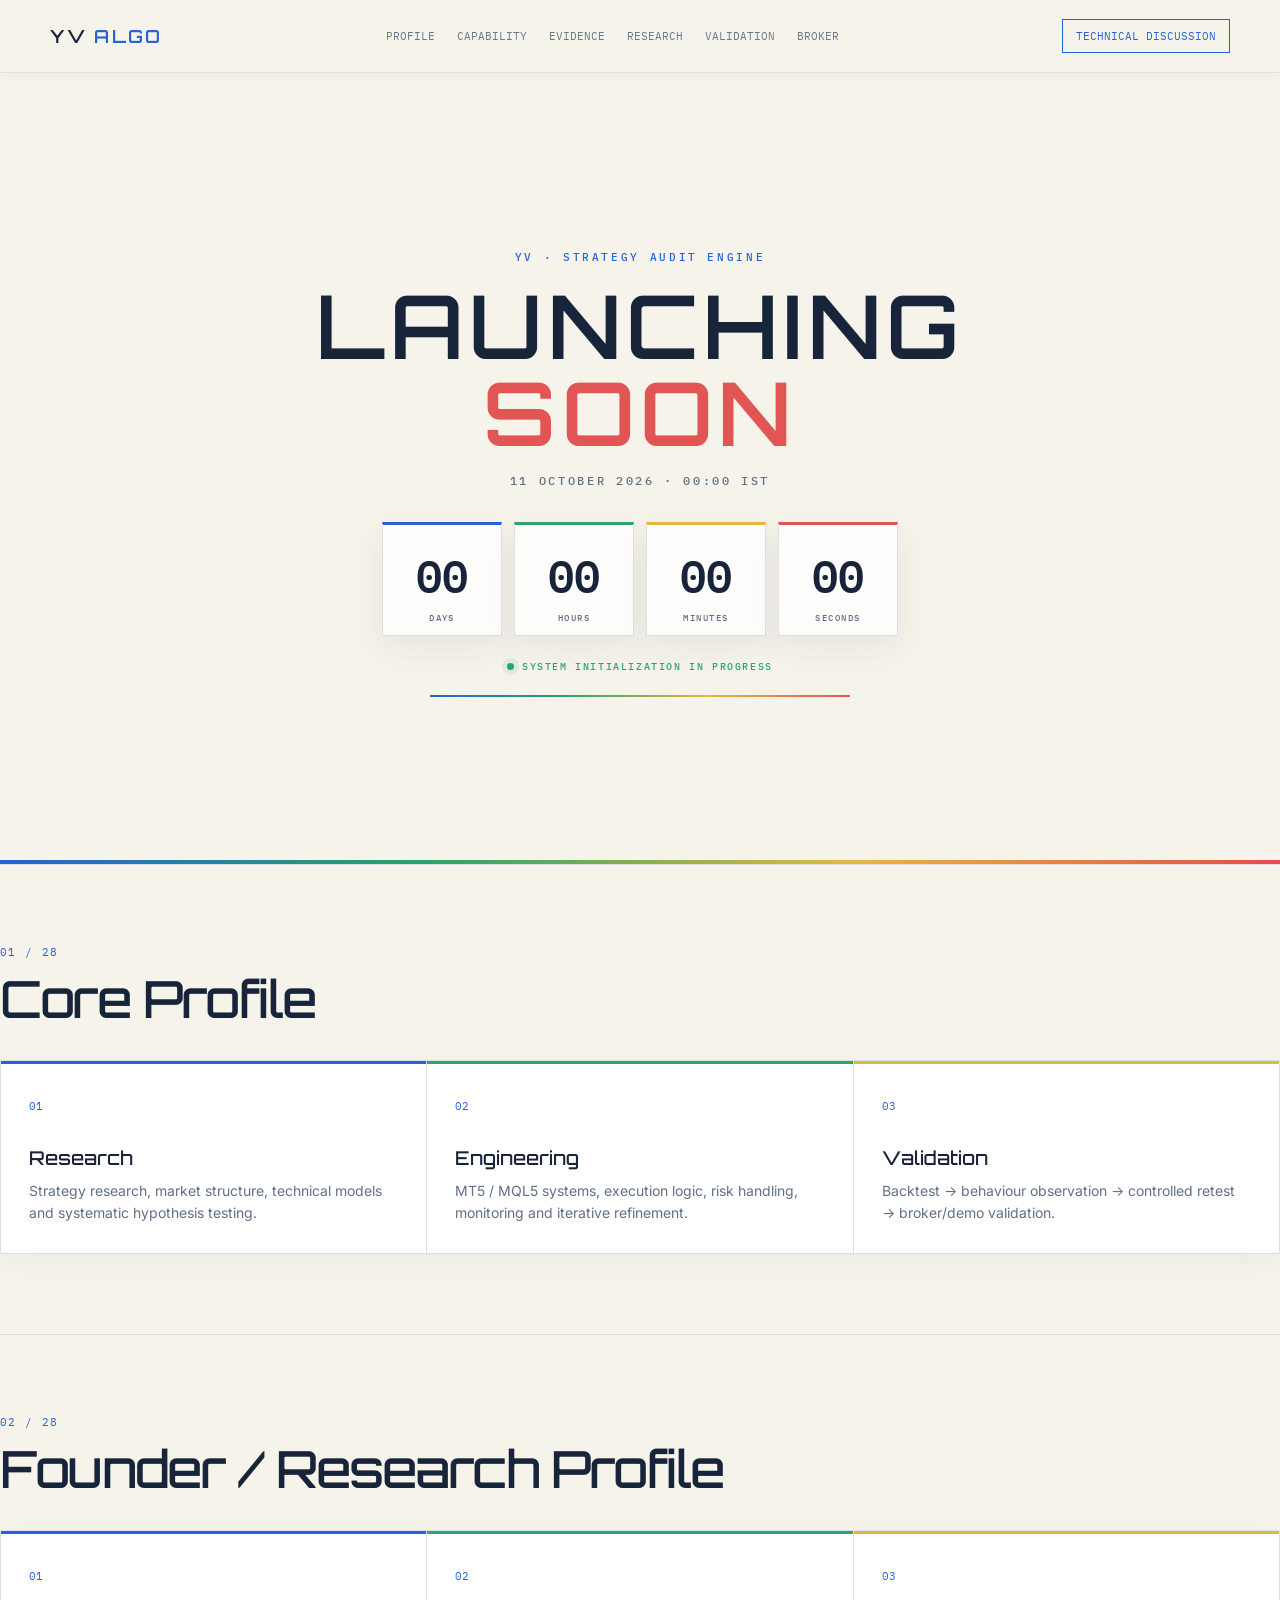
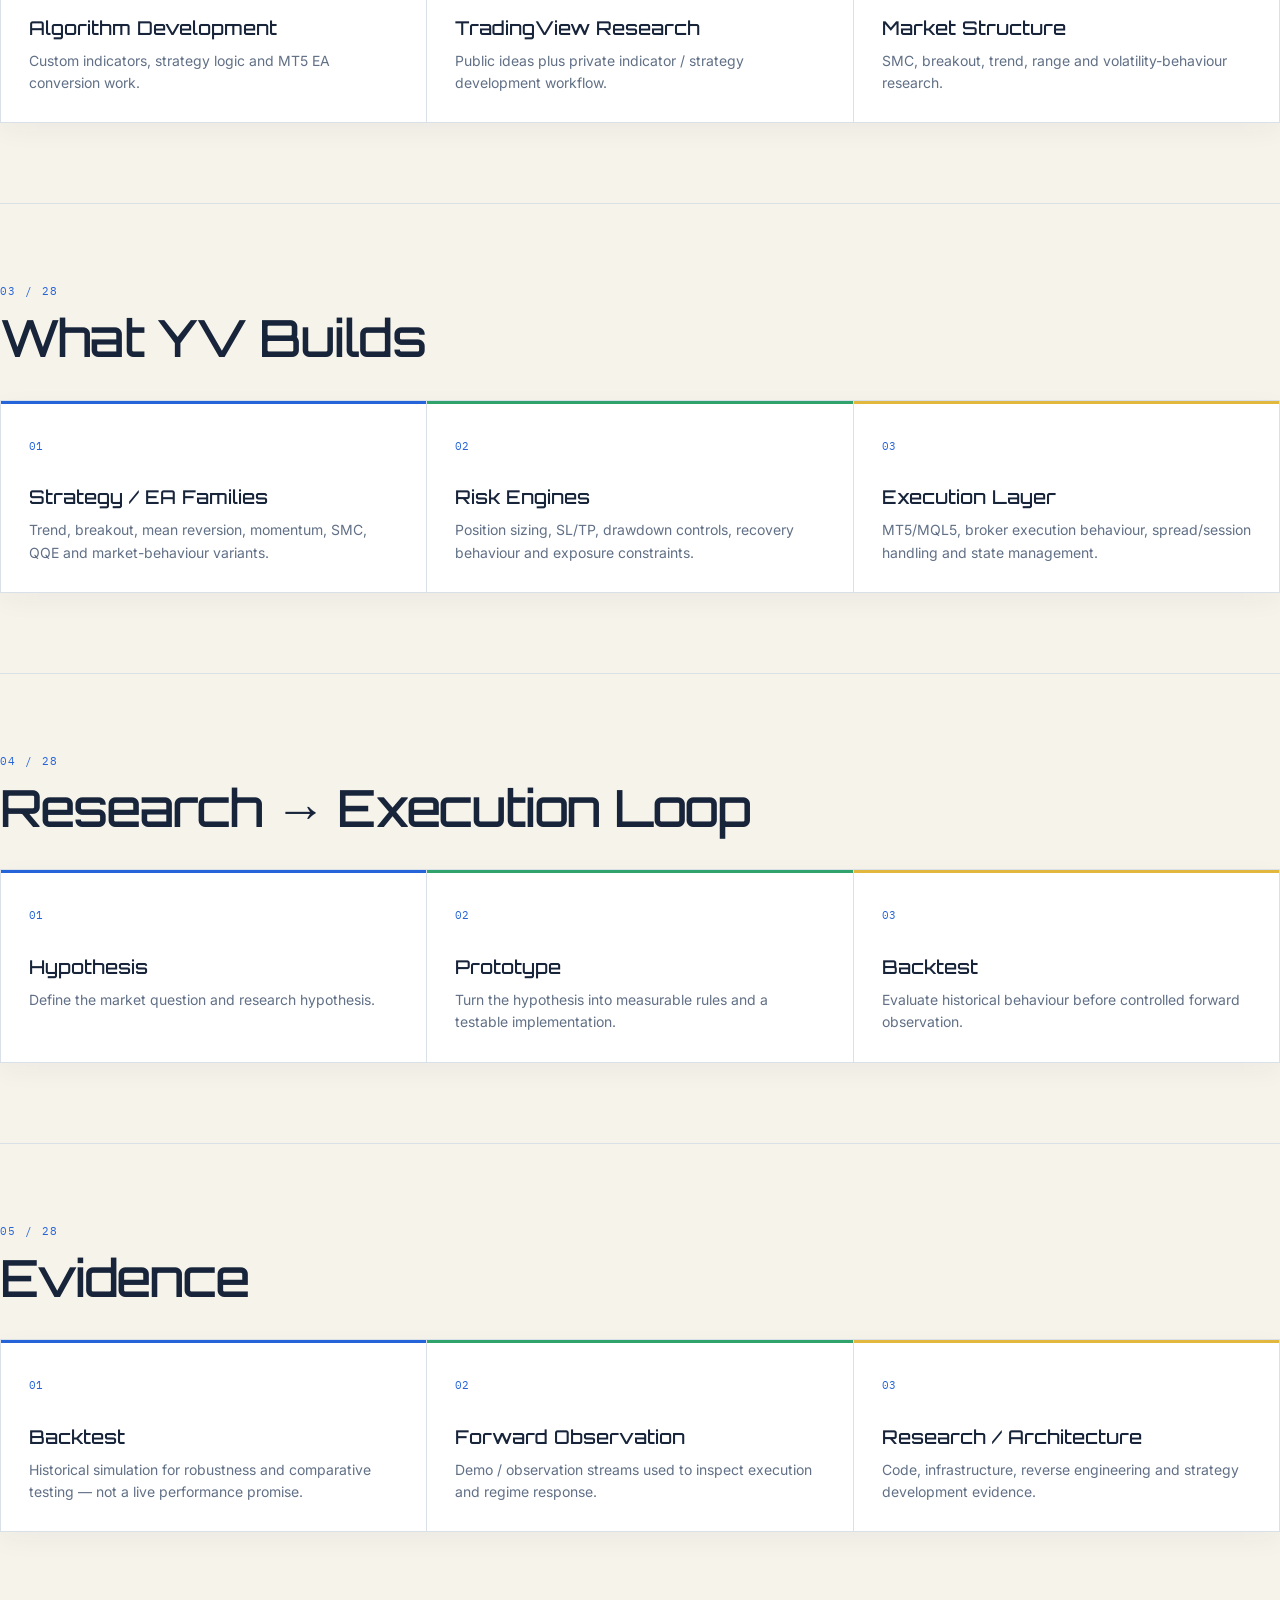
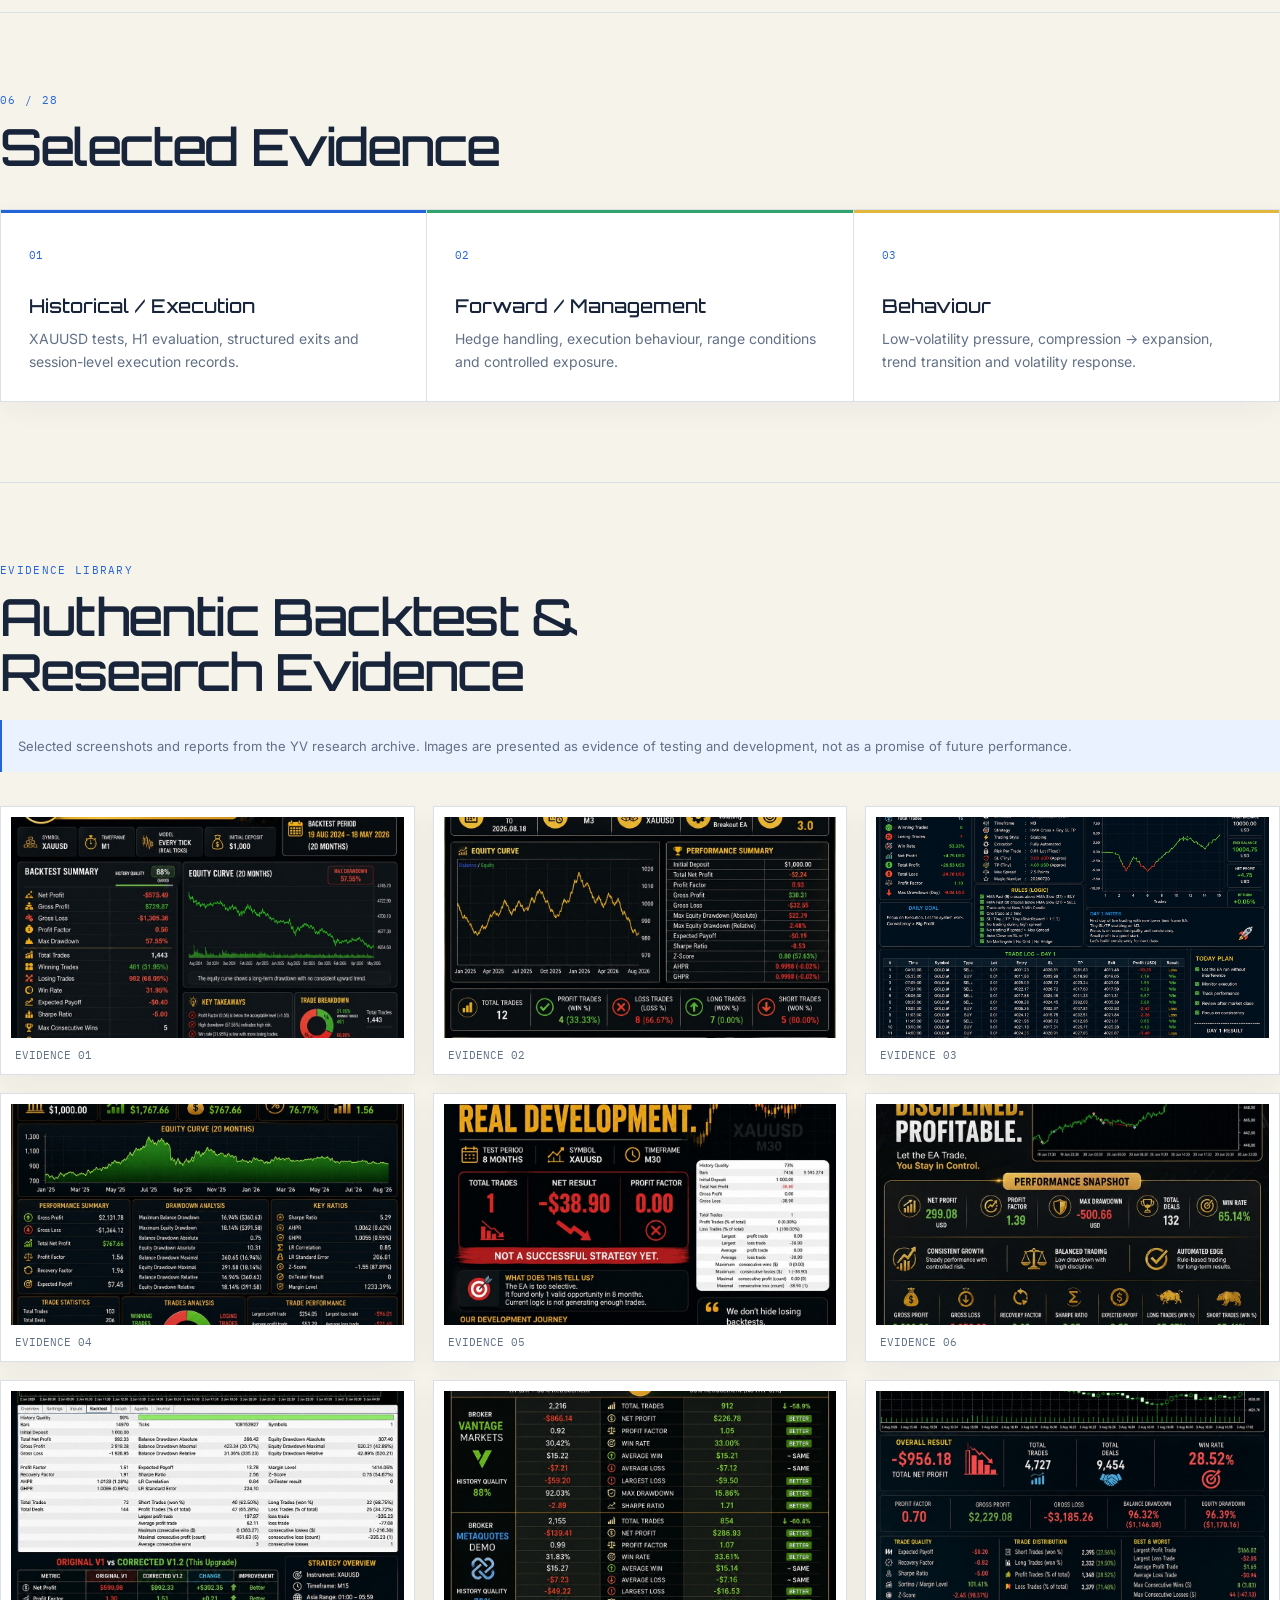
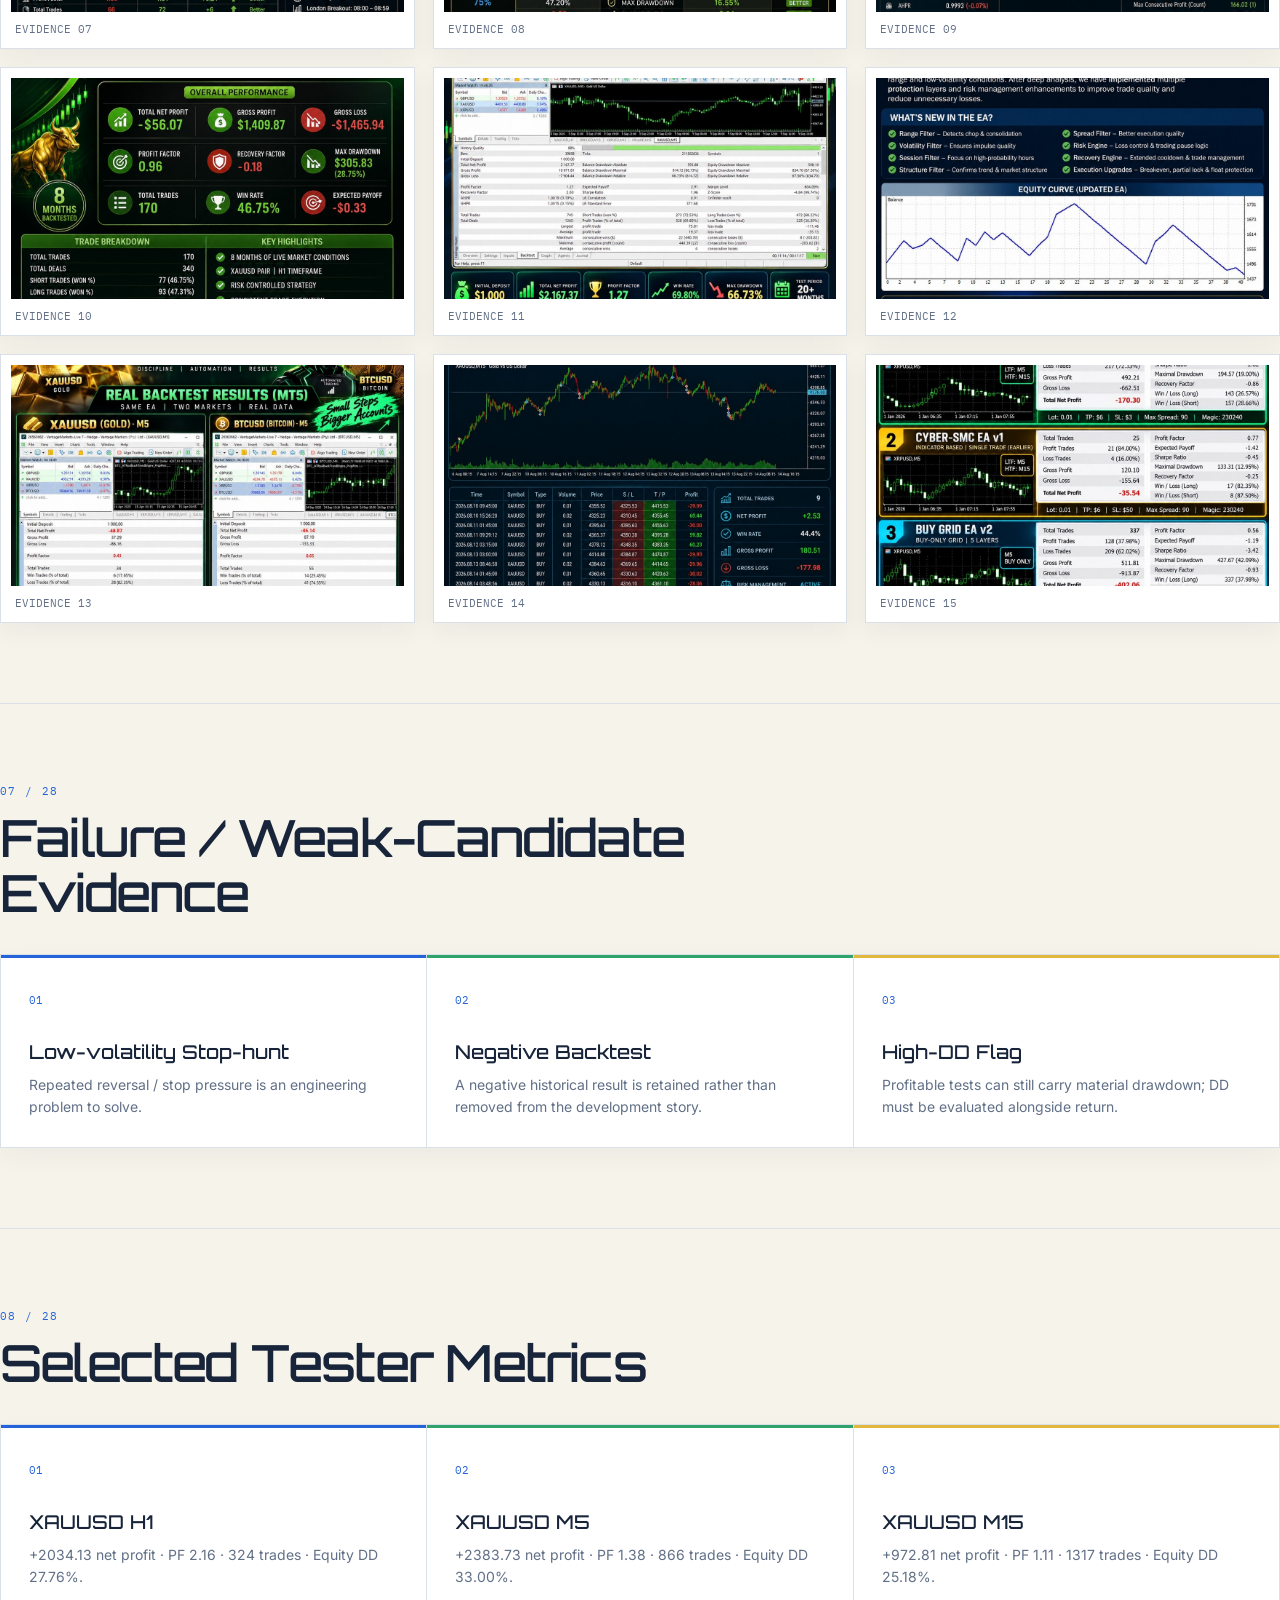
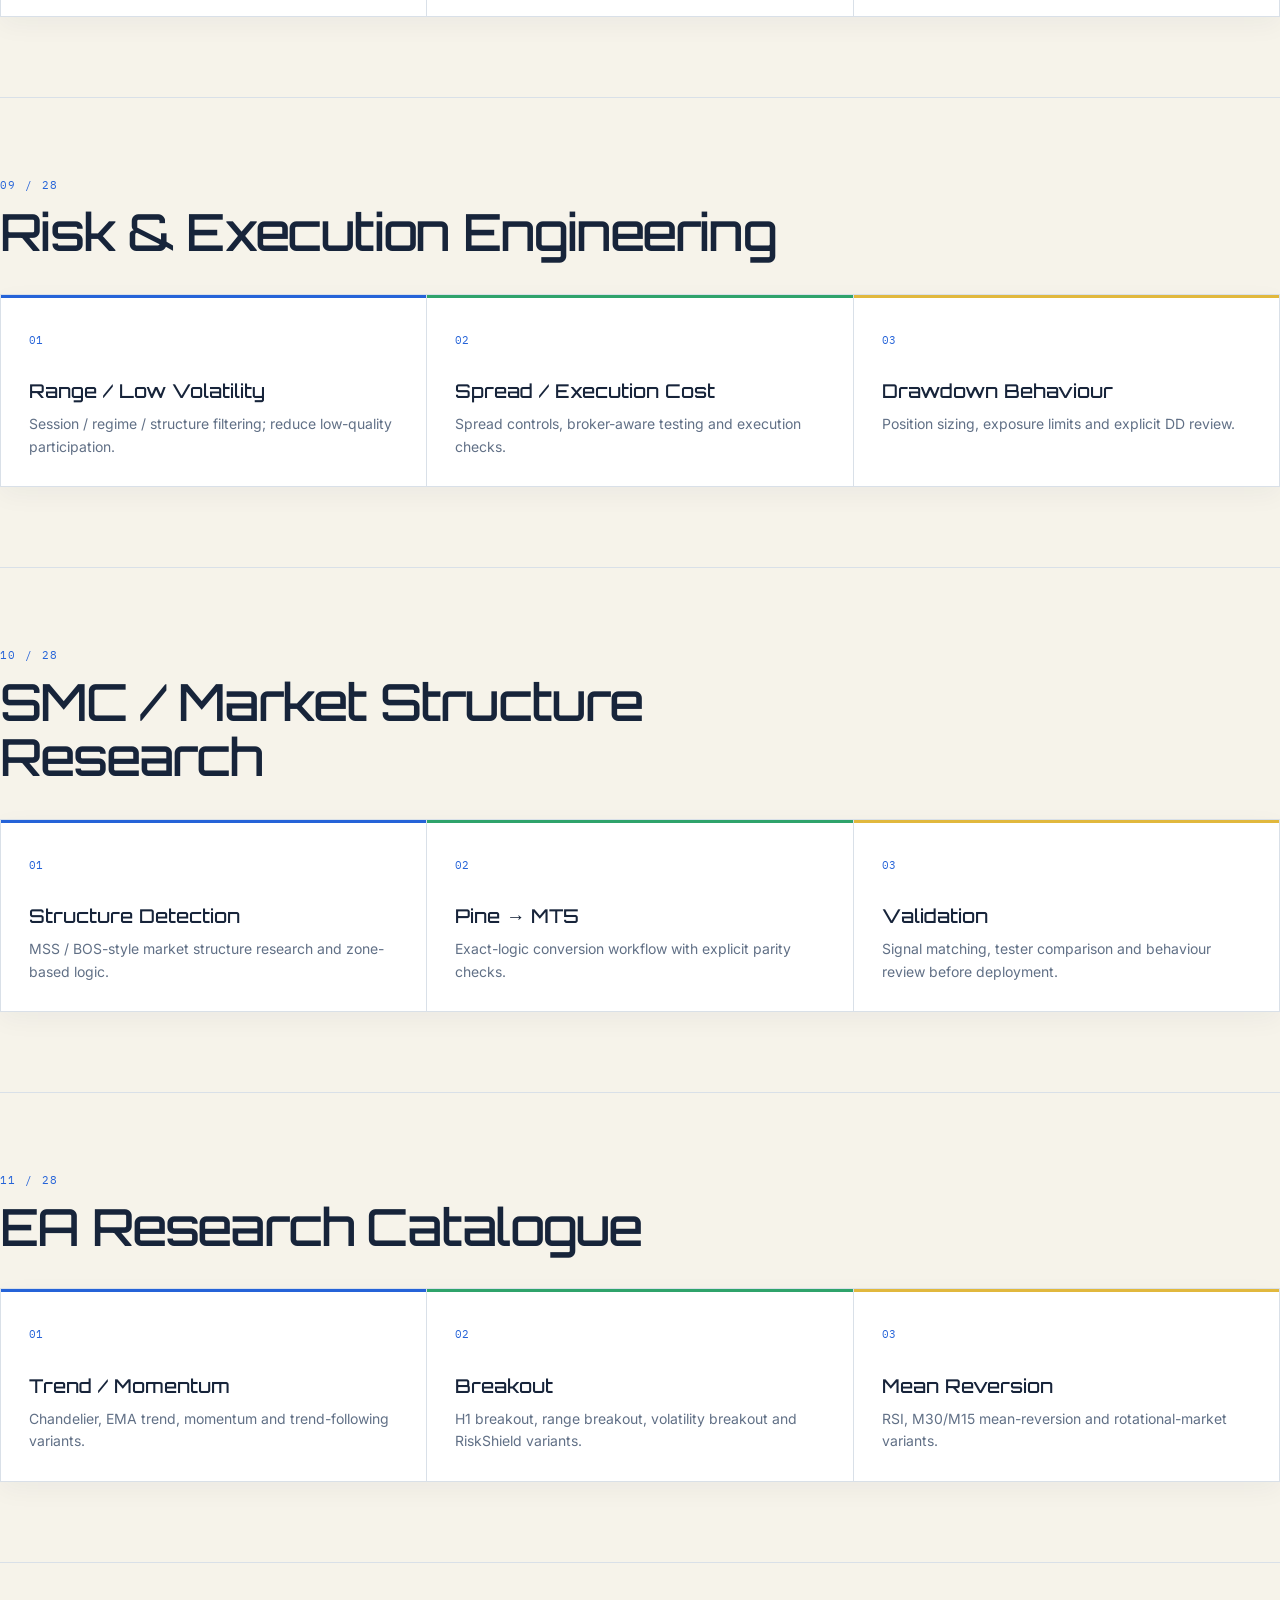
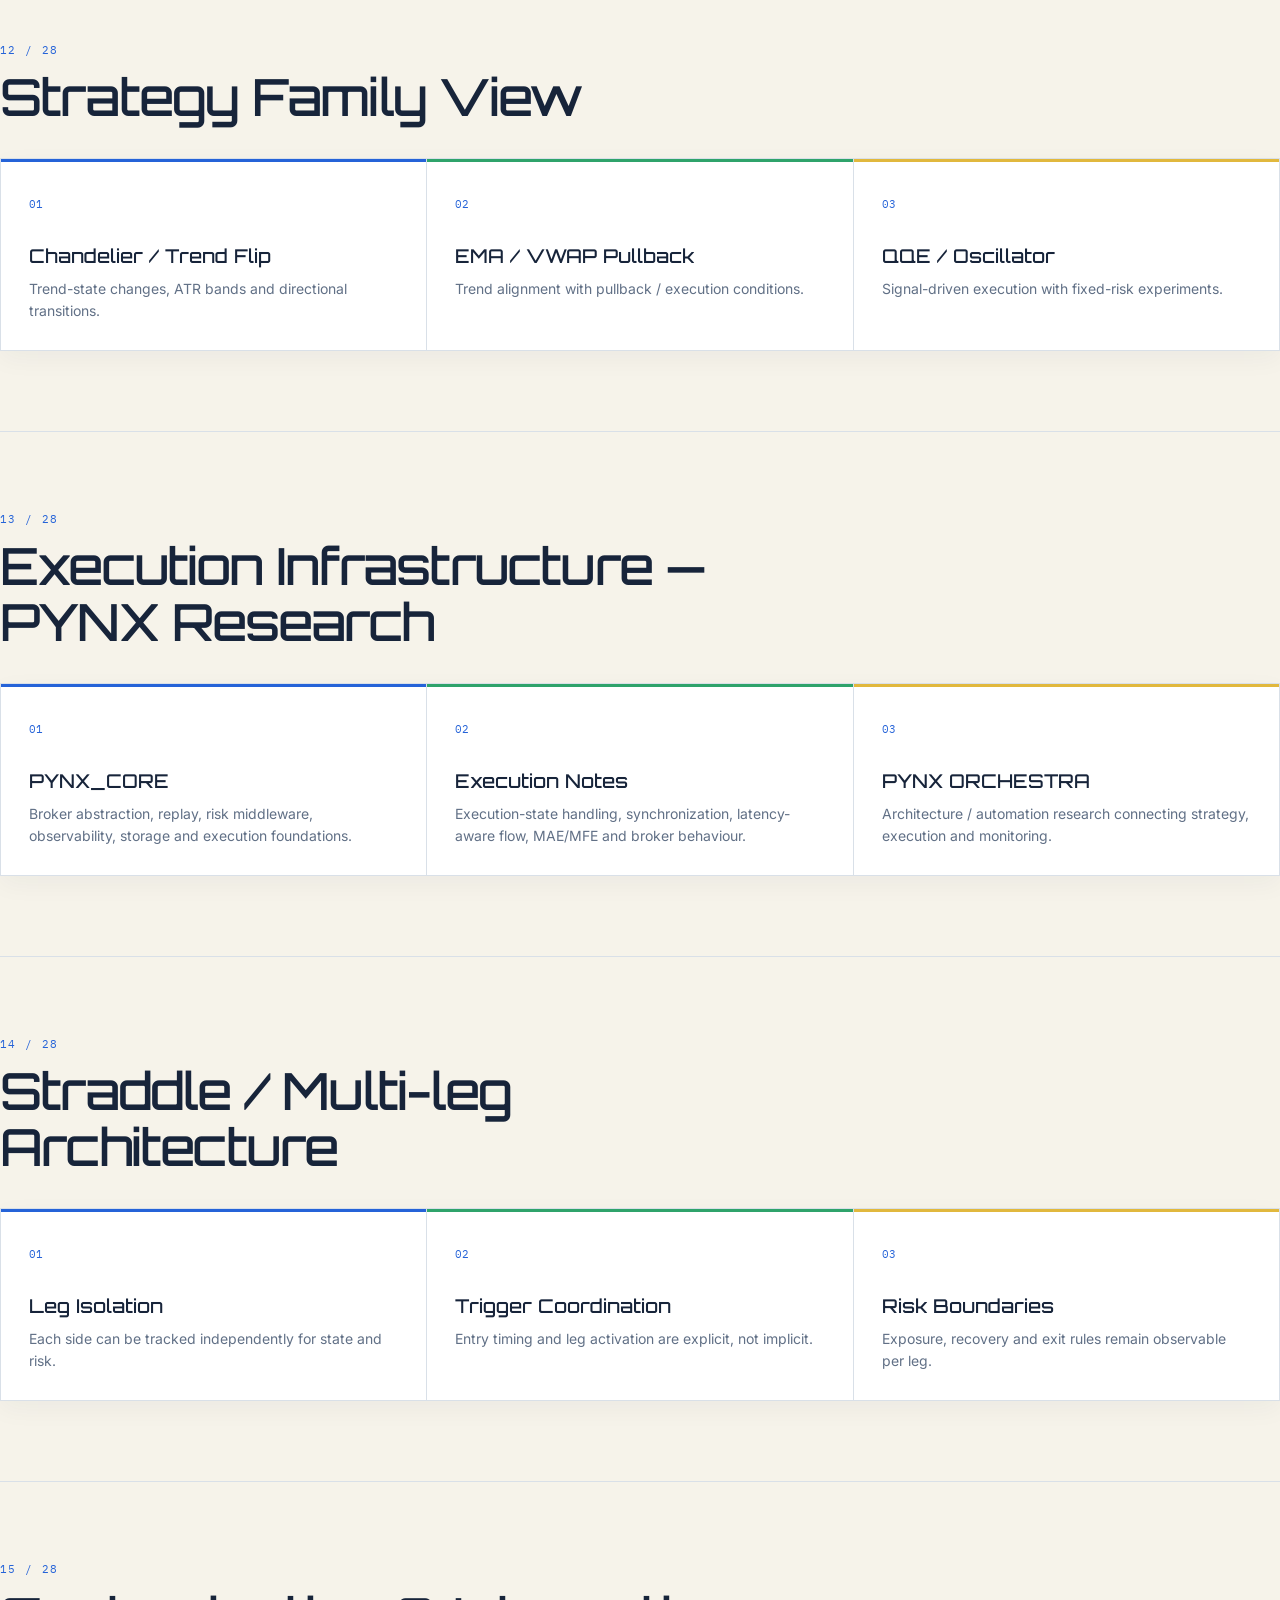
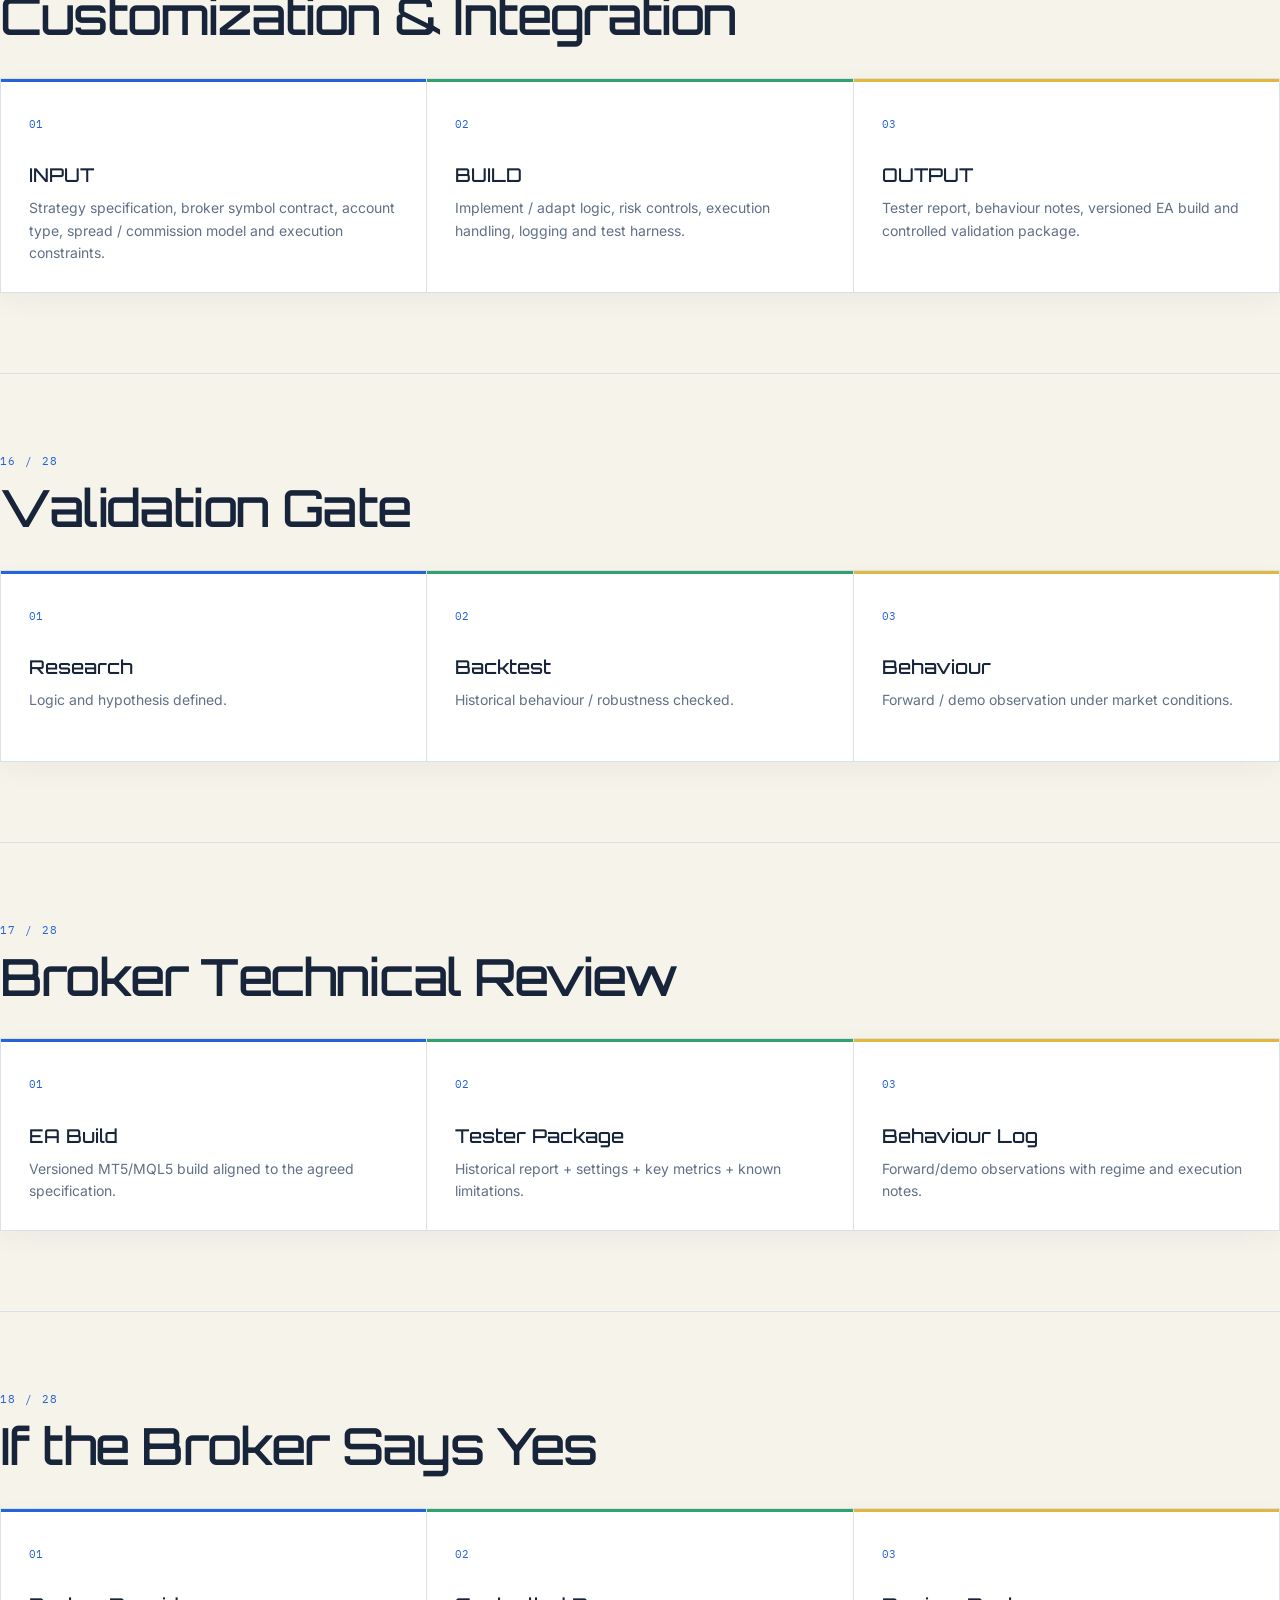
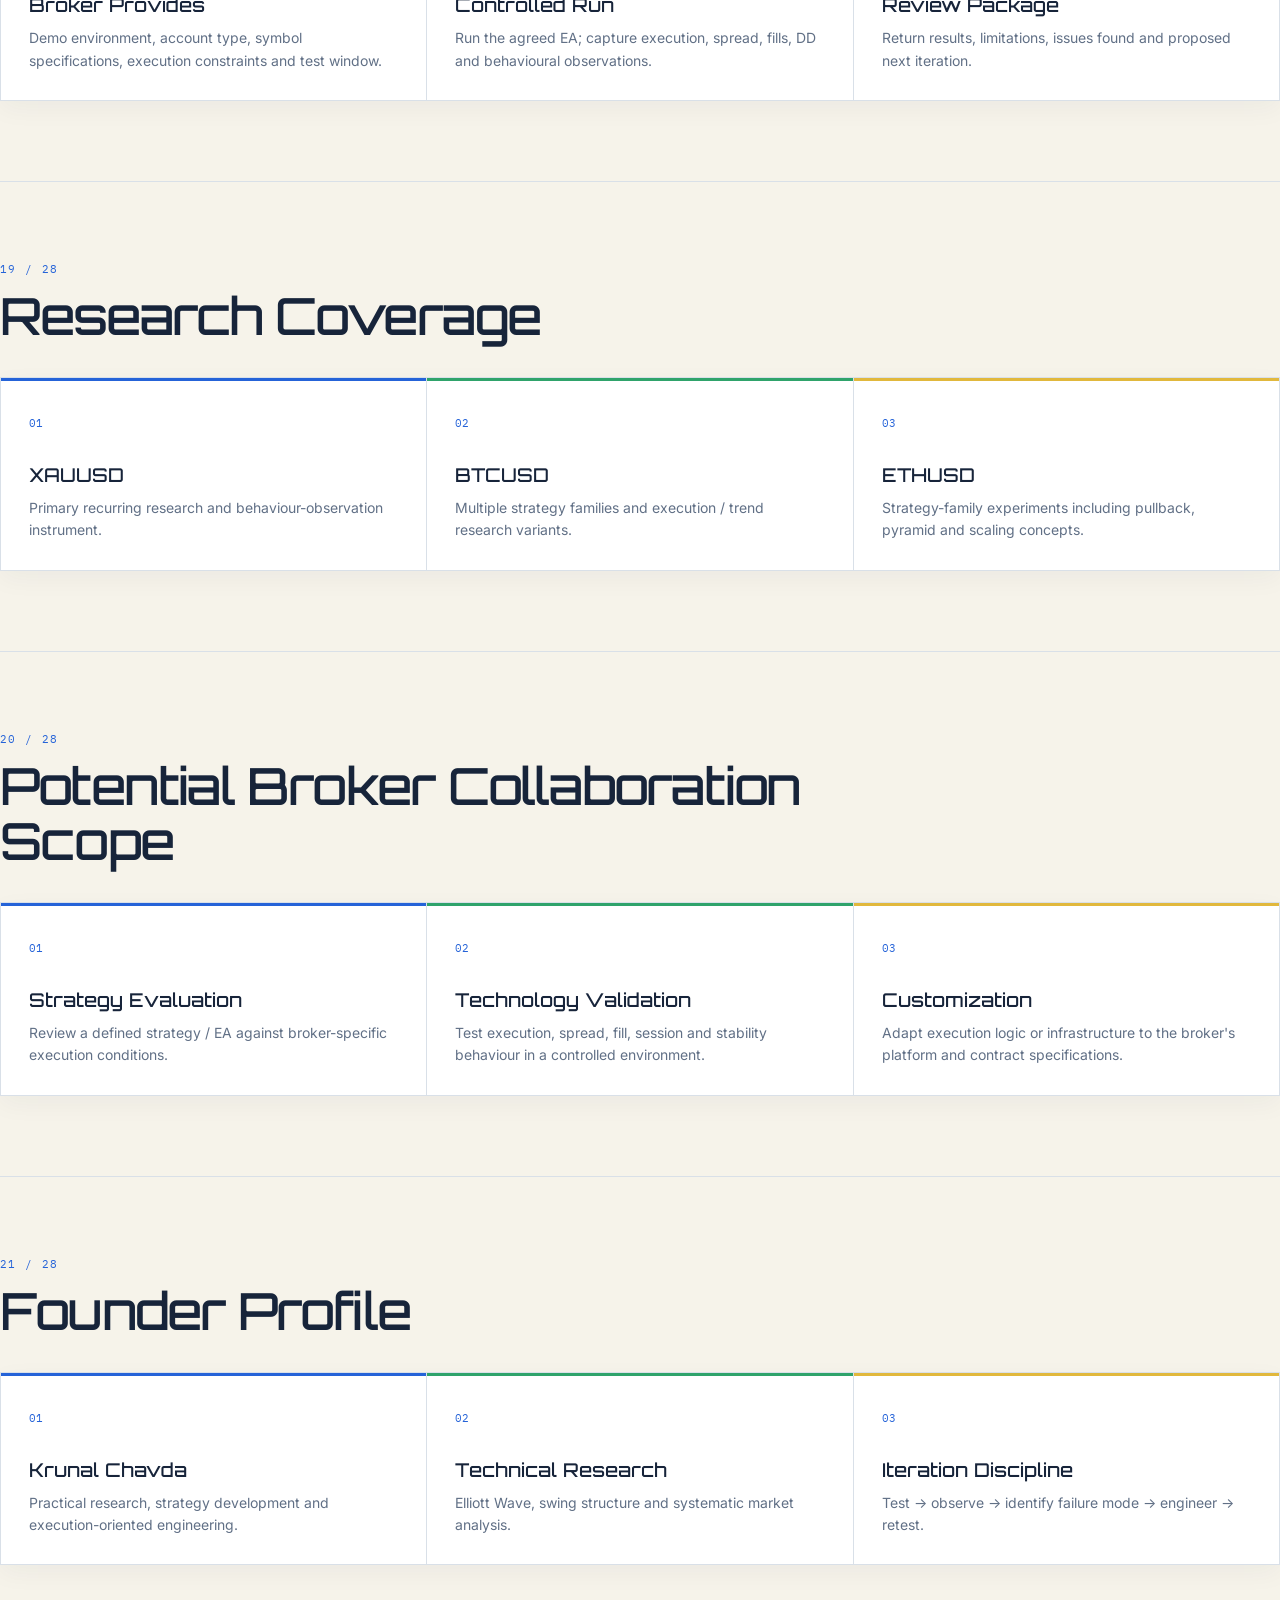
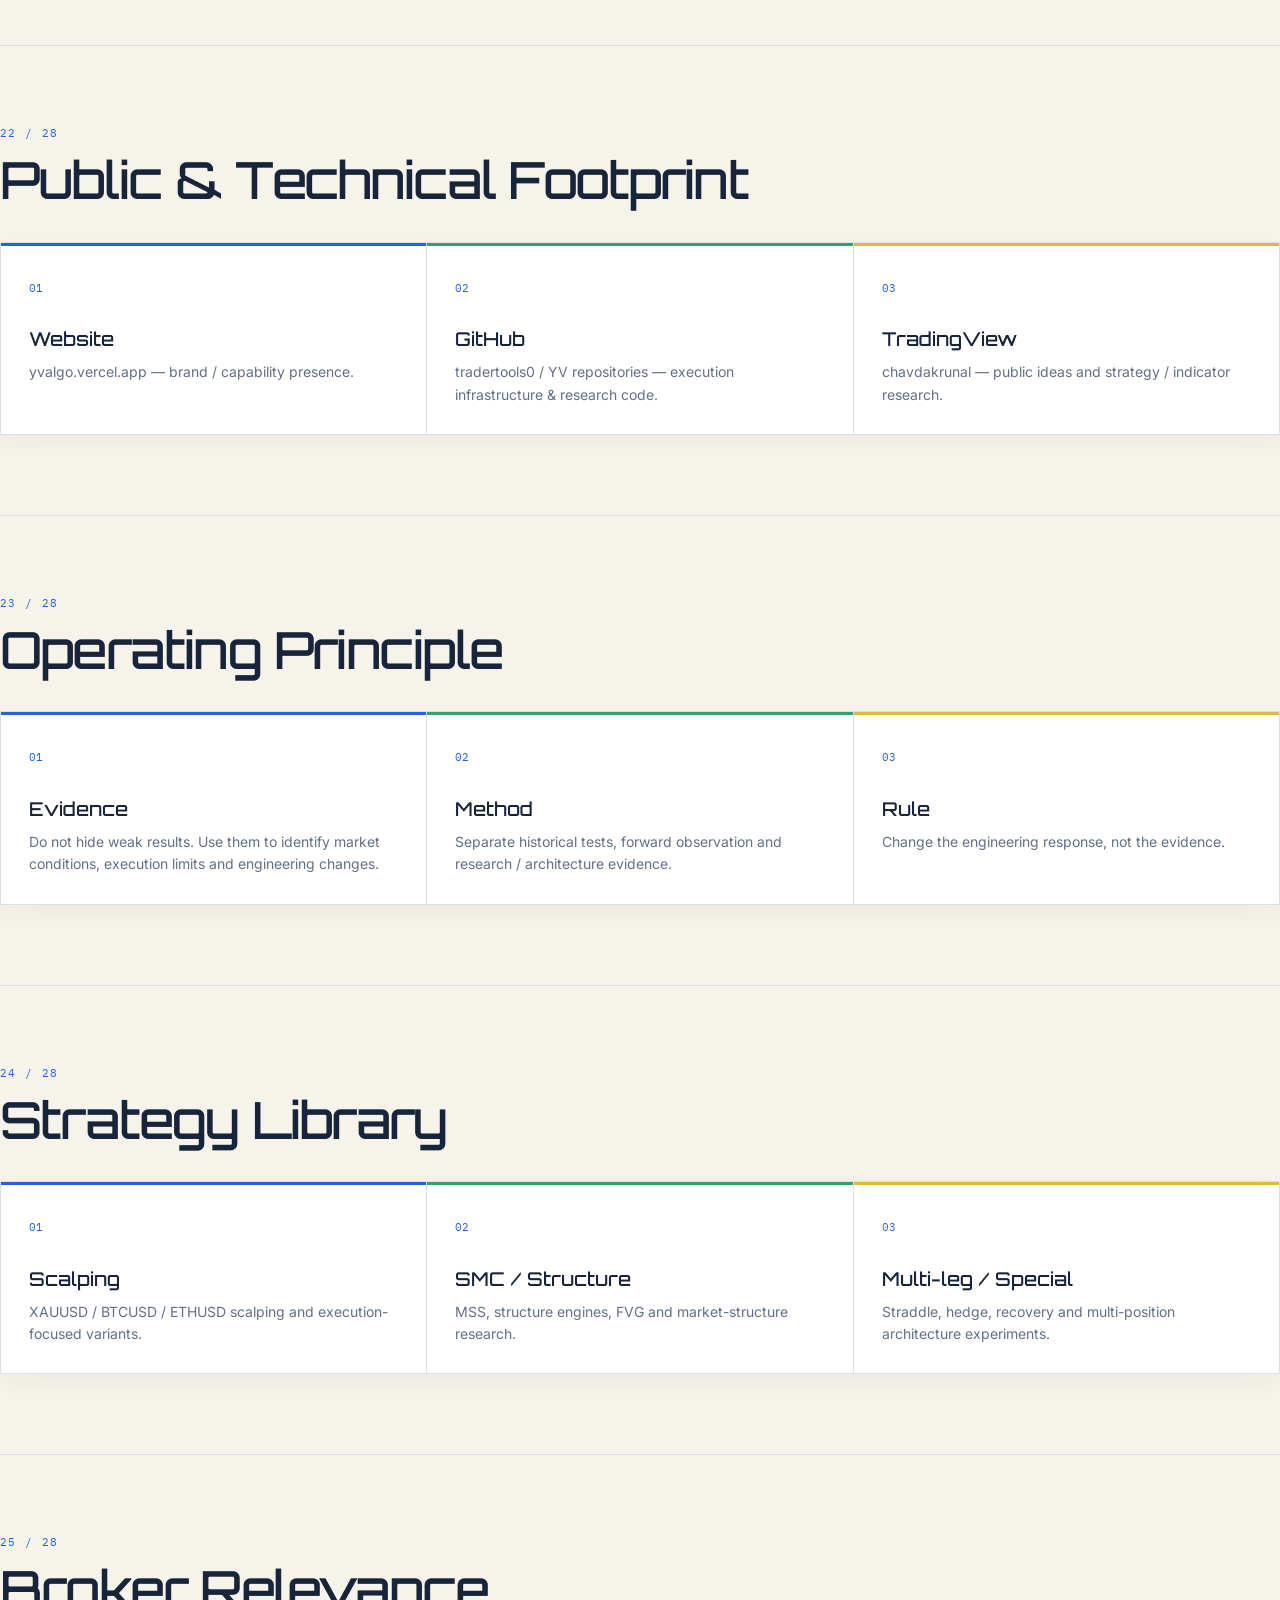
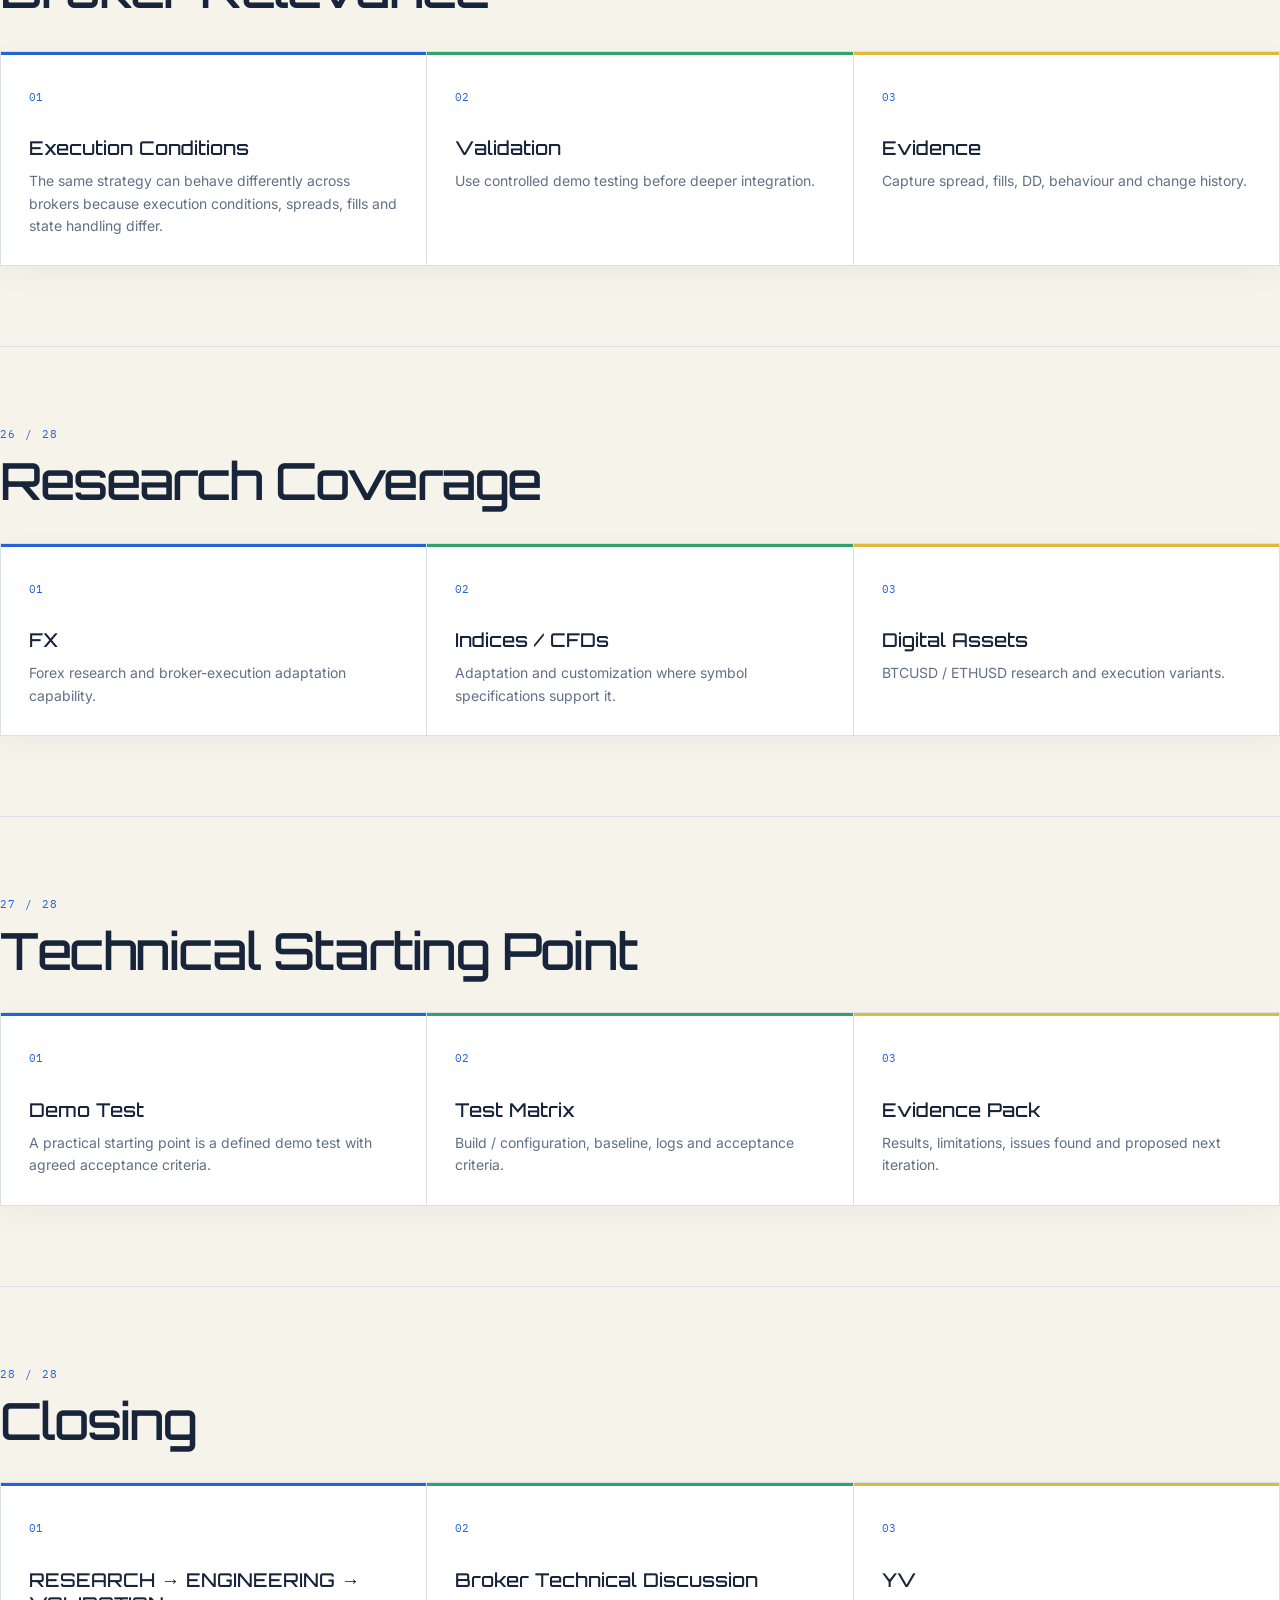
<file: index.html>
<!doctype html>
<html lang="en">
<head>
<meta charset="utf-8"><meta name="viewport" content="width=device-width,initial-scale=1">
<title>YV — Broker Technical Presentation</title>
<meta name="description" content="YV — Quantitative Research, Algorithmic Trading and Execution Engineering.">
<link rel="preconnect" href="https://fonts.googleapis.com"><link rel="preconnect" href="https://fonts.gstatic.com" crossorigin>
<link href="https://fonts.googleapis.com/css2?family=Orbitron:wght@400;500;600;700&family=Inter:wght@400;500;600&family=IBM+Plex+Mono:wght@400;500&display=swap" rel="stylesheet">
<style>
:root{--bg:#070b12;--panel:#0d131d;--line:#223047;--text:#f2f5f8;--muted:#8f9bad;--blue:#4f8cff;--gold:#e8b85c;--max:1180px}
*{box-sizing:border-box;margin:0;padding:0}html{scroll-behavior:smooth}body{background:var(--bg);color:var(--text);font-family:Inter,Arial,sans-serif;line-height:1.6}a{color:inherit;text-decoration:none}
.wrap{width:min(calc(100% - 48px),var(--max));margin:auto}.brand{font:600 18px Orbitron;letter-spacing:.12em}.brand i{color:var(--blue);font-style:normal}
header{position:sticky;top:0;z-index:10;background:rgba(7,11,18,.92);backdrop-filter:blur(14px);border-bottom:1px solid var(--line)}
nav{min-height:72px;display:flex;align-items:center;justify-content:space-between}.nav{display:flex;gap:22px;color:var(--muted);font:11px "IBM Plex Mono"}.nav a:hover{color:white}.navbtn{border:1px solid var(--blue);color:#79a6ff;padding:9px 13px;font:11px "IBM Plex Mono"}
.hero{padding:100px 0 90px;border-bottom:1px solid var(--line);min-height:88vh;display:flex;align-items:center}.kicker{color:var(--blue);font:11px "IBM Plex Mono";letter-spacing:.14em;margin-bottom:22px}
h1{font:600 clamp(42px,7vw,82px) Orbitron;line-height:1.02;letter-spacing:-.045em;max-width:900px}h1 em{color:var(--blue);font-style:normal}.lead{max-width:700px;color:var(--muted);font-size:17px;margin:26px 0}.buttons{display:flex;gap:12px;flex-wrap:wrap}.btn{display:inline-block;padding:12px 17px;border:1px solid var(--line);font:11px "IBM Plex Mono"}.btn.primary{background:var(--blue);border-color:var(--blue);color:#06101e}
.slide{padding:80px 0;border-bottom:1px solid var(--line);scroll-margin-top:72px}.slide-no{color:var(--gold);font:11px "IBM Plex Mono";letter-spacing:.12em;margin-bottom:12px}h2{font:500 clamp(30px,4vw,52px) Orbitron;letter-spacing:-.035em;line-height:1.08;max-width:850px}
.cards{display:grid;grid-template-columns:repeat(3,1fr);gap:1px;background:var(--line);border:1px solid var(--line);margin-top:34px}article{background:var(--panel);padding:28px;min-height:190px}article span{color:var(--blue);font:11px "IBM Plex Mono"}article h3{font:500 19px Orbitron;margin:28px 0 10px}article p{color:var(--muted);font-size:14px;max-width:44ch}
.note{margin-top:20px;border-left:2px solid var(--blue);background:rgba(79,140,255,.06);padding:16px;color:var(--muted);font-size:13px}
.footer{padding:45px 0;display:flex;justify-content:space-between;gap:20px;color:var(--muted);font-size:12px}.footer strong{font:600 15px Orbitron;color:white}
@media(max-width:850px){.nav{display:none}.cards{grid-template-columns:1fr}.hero{min-height:auto;padding:75px 0}}
@media(max-width:600px){.wrap{width:min(calc(100% - 32px),var(--max))}h1{font-size:42px}.slide{padding:60px 0}.footer{flex-direction:column}}

.evidence-grid{display:grid;grid-template-columns:repeat(3,1fr);gap:18px;margin-top:34px}
.evidence-item{background:var(--panel);border:1px solid var(--line);padding:10px;overflow:hidden}
.evidence-item img{display:block;width:100%;height:auto;aspect-ratio:16/9;object-fit:cover;background:#05080d}
.evidence-item p{padding:10px 4px 2px;color:var(--muted);font:11px "IBM Plex Mono"}
@media(max-width:850px){.evidence-grid{grid-template-columns:repeat(2,1fr)}}
@media(max-width:600px){.evidence-grid{grid-template-columns:1fr}}

/* YV Launch Countdown — hero only */
:root{--yv-off:#f6f3ea;--yv-blue:#2463d4;--yv-red:#e64b4b;--yv-green:#28a56a;--yv-yellow:#e4b93f}
body{background:var(--yv-off);color:#182230}
header{background:rgba(246,243,234,.94);border-bottom:1px solid rgba(36,99,212,.16)}
.hero{background:var(--yv-off);position:relative;overflow:hidden;min-height:88vh}
.launch-wrap{min-height:64vh;display:flex;flex-direction:column;align-items:center;justify-content:center;text-align:center}
.launch-kicker{font:500 11px "IBM Plex Mono";letter-spacing:.24em;color:var(--yv-blue);margin-bottom:18px}
.launch-title{font:600 clamp(42px,8vw,88px) Orbitron;line-height:.98;letter-spacing:.06em;text-transform:uppercase;color:#182230}
.launch-title .soon{color:var(--yv-red)}
.launch-date{margin-top:18px;font:500 12px "IBM Plex Mono";letter-spacing:.22em;color:#596779}
.countdown{display:grid;grid-template-columns:repeat(4,minmax(78px,120px));gap:12px;margin-top:34px}
.time-box{background:rgba(255,255,255,.62);border:1px solid rgba(36,99,212,.20);border-top:3px solid var(--yv-blue);padding:16px 10px 12px;box-shadow:0 12px 30px rgba(31,52,82,.08)}
.time-box:nth-child(2){border-top-color:var(--yv-green)}.time-box:nth-child(3){border-top-color:var(--yv-yellow)}.time-box:nth-child(4){border-top-color:var(--yv-red)}
.time-value{font:600 clamp(28px,5vw,44px) "IBM Plex Mono";color:#182230}.time-label{margin-top:4px;font:500 9px "IBM Plex Mono";letter-spacing:.16em;color:#6a7685}
.launch-status{margin-top:24px;font:500 10px "IBM Plex Mono";letter-spacing:.16em;color:#596779;display:flex;align-items:center;gap:8px}.status-dot{width:7px;height:7px;border-radius:50%;background:var(--yv-green);box-shadow:0 0 0 5px rgba(40,165,106,.10)}
.launch-line{width:min(420px,70vw);height:2px;margin-top:22px;background:linear-gradient(90deg,var(--yv-blue),var(--yv-green),var(--yv-yellow),var(--yv-red))}
.hero-accent{position:absolute;left:0;right:0;bottom:0;height:4px;background:linear-gradient(90deg,var(--yv-blue),var(--yv-green),var(--yv-yellow),var(--yv-red))}
@media(max-width:600px){.countdown{grid-template-columns:repeat(2,minmax(90px,120px));gap:10px}.launch-title{font-size:42px}.launch-date{letter-spacing:.12em}}
</style>

<style id="yv-final-light-theme">
/* YV FINAL LIGHT THEME — unified across the full website */
:root{
  --bg:#F6F3EA;
  --panel:#FFFFFF;
  --line:#D9E0E8;
  --text:#17243A;
  --muted:#617086;
  --blue:#2563D8;
  --teal:#2FA36B;
  --gold:#D6A92C;
  --red:#E25555;
  --yellow:#E1B83D;
  --soft-blue:#EAF1FF;
  --soft-green:#EAF7F0;
  --soft-red:#FCEEEE;
  --soft-yellow:#FFF7DE;
}
html{background:var(--bg)}
body{background:var(--bg);color:var(--text)}
a{color:inherit}
header{background:rgba(246,243,234,.96);border-bottom:1px solid var(--line);box-shadow:0 2px 14px rgba(23,36,58,.04)}
.brand{color:var(--text)}
.brand span{color:var(--blue)}
.brand i{color:var(--blue)!important}
.nav{color:#6A778A}
.nav a:hover{color:var(--blue)}
.navbtn{border-color:var(--blue);color:var(--blue)}
.navbtn:hover{background:var(--soft-blue)}
.hero{background:var(--bg);border-bottom:1px solid var(--line)}
.kicker,.launch-kicker{color:var(--blue)}
h1,h2{color:var(--text)}
h1 em{color:var(--blue)}
.lead{color:var(--muted)}
.btn{border-color:var(--line);color:var(--text);background:#fff}
.btn:hover{border-color:var(--blue);color:var(--blue)}
.btn.primary{background:var(--blue);border-color:var(--blue);color:#fff}
.slide{border-bottom-color:var(--line)}
.slide-no{color:var(--blue)}
.cards{background:var(--line);border-color:var(--line);box-shadow:0 8px 24px rgba(23,36,58,.045)}
article{background:var(--panel);color:var(--text);position:relative}
article:nth-child(1){border-top:3px solid var(--blue)}
article:nth-child(2){border-top:3px solid var(--green,var(--teal))}
article:nth-child(3){border-top:3px solid var(--yellow)}
article span{color:var(--blue)}
article h3{color:var(--text)!important}
article p{color:var(--muted)}
.note{border-left-color:var(--blue);background:var(--soft-blue);color:var(--muted)}
.evidence-item{background:#fff;border-color:var(--line);box-shadow:0 8px 22px rgba(23,36,58,.05)}
.evidence-item:hover{border-color:var(--blue);transform:translateY(-2px);transition:.2s ease}
.evidence-item p{color:var(--muted)}
.positive,.positive *,.card-positive h3,.card-positive span{color:var(--teal)!important}
.negative,.negative *,.alert,.alert *,.card-negative h3,.card-negative span,.card-alert h3,.card-alert span{color:var(--red)!important}
.neutral,.neutral *{color:var(--text)!important}
.footer{color:var(--muted)}
.footer strong{color:var(--text)}

/* Launch area keeps the same YV palette */
.launch-title{color:var(--text)}
.launch-title .soon{color:var(--red)}
.launch-date{color:var(--muted)}
.time-box{background:rgba(255,255,255,.86);border-color:var(--line);box-shadow:0 12px 30px rgba(23,36,58,.07)}
.time-box:nth-child(1){border-top-color:var(--blue)}
.time-box:nth-child(2){border-top-color:var(--teal)}
.time-box:nth-child(3){border-top-color:var(--yellow)}
.time-box:nth-child(4){border-top-color:var(--red)}
.time-value{color:var(--text)}
.time-label{color:var(--muted)}
.launch-status{color:var(--teal)}
.launch-line{background:linear-gradient(90deg,var(--blue),var(--teal),var(--yellow),var(--red))}
.launch-orb{background:var(--soft-blue);border-color:rgba(37,99,216,.18)}

@media(max-width:600px){
  article{min-height:170px}
}
</style>
</head>
<body>
<header><div class="wrap"><nav>
<a class="brand" href="#">YV <i>ALGO</i></a>
<div class="nav"><a href="#s01">PROFILE</a><a href="#s03">CAPABILITY</a><a href="#evidence-library">EVIDENCE</a><a href="#s11">RESEARCH</a><a href="#s16">VALIDATION</a><a href="#s20">BROKER</a></div>
<a class="navbtn" href="#s28">TECHNICAL DISCUSSION</a>
</nav></div></header>
<main>
<section class="hero"><div class="wrap">
<div class="launch-wrap">
<div class="launch-kicker">YV · STRATEGY AUDIT ENGINE</div>
<h1 class="launch-title">LAUNCHING <span class="soon">SOON</span></h1>
<div class="launch-date">11 OCTOBER 2026 · 00:00 IST</div>
<div class="countdown" aria-label="Countdown to launch">
<div class="time-box"><div class="time-value" id="days">00</div><div class="time-label">DAYS</div></div>
<div class="time-box"><div class="time-value" id="hours">00</div><div class="time-label">HOURS</div></div>
<div class="time-box"><div class="time-value" id="minutes">00</div><div class="time-label">MINUTES</div></div>
<div class="time-box"><div class="time-value" id="seconds">00</div><div class="time-label">SECONDS</div></div>
</div>
<div class="launch-status"><span class="status-dot"></span>SYSTEM INITIALIZATION IN PROGRESS</div>
<div class="launch-line"></div>
</div></div><div class="hero-accent"></div></section>

<section class="slide" id="s01">
  <div class="slide-no">01 / 28</div>
  <h2>Core Profile</h2>
  <div class="cards">
    <article><span>01</span><h3>Research</h3><p>Strategy research, market structure, technical models and systematic hypothesis testing.</p></article>
    <article><span>02</span><h3>Engineering</h3><p>MT5 / MQL5 systems, execution logic, risk handling, monitoring and iterative refinement.</p></article>
    <article><span>03</span><h3>Validation</h3><p>Backtest → behaviour observation → controlled retest → broker/demo validation.</p></article>
  </div>
</section>
<section class="slide" id="s02">
  <div class="slide-no">02 / 28</div>
  <h2>Founder / Research Profile</h2>
  <div class="cards">
    <article><span>01</span><h3>Algorithm Development</h3><p>Custom indicators, strategy logic and MT5 EA conversion work.</p></article>
    <article><span>02</span><h3>TradingView Research</h3><p>Public ideas plus private indicator / strategy development workflow.</p></article>
    <article><span>03</span><h3>Market Structure</h3><p>SMC, breakout, trend, range and volatility-behaviour research.</p></article>
  </div>
</section>
<section class="slide" id="s03">
  <div class="slide-no">03 / 28</div>
  <h2>What YV Builds</h2>
  <div class="cards">
    <article><span>01</span><h3>Strategy / EA Families</h3><p>Trend, breakout, mean reversion, momentum, SMC, QQE and market-behaviour variants.</p></article>
    <article><span>02</span><h3>Risk Engines</h3><p>Position sizing, SL/TP, drawdown controls, recovery behaviour and exposure constraints.</p></article>
    <article><span>03</span><h3>Execution Layer</h3><p>MT5/MQL5, broker execution behaviour, spread/session handling and state management.</p></article>
  </div>
</section>
<section class="slide" id="s04">
  <div class="slide-no">04 / 28</div>
  <h2>Research → Execution Loop</h2>
  <div class="cards">
    <article><span>01</span><h3>Hypothesis</h3><p>Define the market question and research hypothesis.</p></article>
    <article><span>02</span><h3>Prototype</h3><p>Turn the hypothesis into measurable rules and a testable implementation.</p></article>
    <article><span>03</span><h3>Backtest</h3><p>Evaluate historical behaviour before controlled forward observation.</p></article>
  </div>
</section>
<section class="slide" id="s05">
  <div class="slide-no">05 / 28</div>
  <h2>Evidence</h2>
  <div class="cards">
    <article><span>01</span><h3>Backtest</h3><p>Historical simulation for robustness and comparative testing — not a live performance promise.</p></article>
    <article><span>02</span><h3>Forward Observation</h3><p>Demo / observation streams used to inspect execution and regime response.</p></article>
    <article><span>03</span><h3>Research / Architecture</h3><p>Code, infrastructure, reverse engineering and strategy development evidence.</p></article>
  </div>
</section>
<section class="slide" id="s06">
  <div class="slide-no">06 / 28</div>
  <h2>Selected Evidence</h2>
  <div class="cards">
    <article><span>01</span><h3>Historical / Execution</h3><p>XAUUSD tests, H1 evaluation, structured exits and session-level execution records.</p></article>
    <article><span>02</span><h3>Forward / Management</h3><p>Hedge handling, execution behaviour, range conditions and controlled exposure.</p></article>
    <article><span>03</span><h3>Behaviour</h3><p>Low-volatility pressure, compression → expansion, trend transition and volatility response.</p></article>
  </div>
</section>

<section class="slide" id="evidence-library">
  <div class="slide-no">EVIDENCE LIBRARY</div>
  <h2>Authentic Backtest & Research Evidence</h2>
  <div class="note">Selected screenshots and reports from the YV research archive. Images are presented as evidence of testing and development, not as a promise of future performance.</div>
  <div class="evidence-grid">
    <a class="evidence-item" href="assets/evidence/evidence-01.jpg" target="_blank"><img src="assets/evidence/evidence-01.jpg" alt="YV evidence 01"><p>EVIDENCE 01</p></a>
    <a class="evidence-item" href="assets/evidence/evidence-02.jpg" target="_blank"><img src="assets/evidence/evidence-02.jpg" alt="YV evidence 02"><p>EVIDENCE 02</p></a>
    <a class="evidence-item" href="assets/evidence/evidence-03.jpg" target="_blank"><img src="assets/evidence/evidence-03.jpg" alt="YV evidence 03"><p>EVIDENCE 03</p></a>
    <a class="evidence-item" href="assets/evidence/evidence-04.jpg" target="_blank"><img src="assets/evidence/evidence-04.jpg" alt="YV evidence 04"><p>EVIDENCE 04</p></a>
    <a class="evidence-item" href="assets/evidence/evidence-05.jpg" target="_blank"><img src="assets/evidence/evidence-05.jpg" alt="YV evidence 05"><p>EVIDENCE 05</p></a>
    <a class="evidence-item" href="assets/evidence/evidence-06.jpg" target="_blank"><img src="assets/evidence/evidence-06.jpg" alt="YV evidence 06"><p>EVIDENCE 06</p></a>
    <a class="evidence-item" href="assets/evidence/evidence-07.jpg" target="_blank"><img src="assets/evidence/evidence-07.jpg" alt="YV evidence 07"><p>EVIDENCE 07</p></a>
    <a class="evidence-item" href="assets/evidence/evidence-08.jpg" target="_blank"><img src="assets/evidence/evidence-08.jpg" alt="YV evidence 08"><p>EVIDENCE 08</p></a>
    <a class="evidence-item" href="assets/evidence/evidence-09.jpg" target="_blank"><img src="assets/evidence/evidence-09.jpg" alt="YV evidence 09"><p>EVIDENCE 09</p></a>
    <a class="evidence-item" href="assets/evidence/evidence-10.jpg" target="_blank"><img src="assets/evidence/evidence-10.jpg" alt="YV evidence 10"><p>EVIDENCE 10</p></a>
    <a class="evidence-item" href="assets/evidence/evidence-11.jpg" target="_blank"><img src="assets/evidence/evidence-11.jpg" alt="YV evidence 11"><p>EVIDENCE 11</p></a>
    <a class="evidence-item" href="assets/evidence/evidence-12.jpg" target="_blank"><img src="assets/evidence/evidence-12.jpg" alt="YV evidence 12"><p>EVIDENCE 12</p></a>
    <a class="evidence-item" href="assets/evidence/evidence-13.jpg" target="_blank"><img src="assets/evidence/evidence-13.jpg" alt="YV evidence 13"><p>EVIDENCE 13</p></a>
    <a class="evidence-item" href="assets/evidence/evidence-14.jpg" target="_blank"><img src="assets/evidence/evidence-14.jpg" alt="YV evidence 14"><p>EVIDENCE 14</p></a>
    <a class="evidence-item" href="assets/evidence/evidence-15.jpg" target="_blank"><img src="assets/evidence/evidence-15.jpg" alt="YV evidence 15"><p>EVIDENCE 15</p></a>
  </div>
</section>

<section class="slide" id="s07">
  <div class="slide-no">07 / 28</div>
  <h2>Failure / Weak-Candidate Evidence</h2>
  <div class="cards">
    <article><span>01</span><h3>Low-volatility Stop-hunt</h3><p>Repeated reversal / stop pressure is an engineering problem to solve.</p></article>
    <article><span>02</span><h3>Negative Backtest</h3><p>A negative historical result is retained rather than removed from the development story.</p></article>
    <article><span>03</span><h3>High-DD Flag</h3><p>Profitable tests can still carry material drawdown; DD must be evaluated alongside return.</p></article>
  </div>
</section>
<section class="slide" id="s08">
  <div class="slide-no">08 / 28</div>
  <h2>Selected Tester Metrics</h2>
  <div class="cards">
    <article><span>01</span><h3>XAUUSD H1</h3><p>+2034.13 net profit · PF 2.16 · 324 trades · Equity DD 27.76%.</p></article>
    <article><span>02</span><h3>XAUUSD M5</h3><p>+2383.73 net profit · PF 1.38 · 866 trades · Equity DD 33.00%.</p></article>
    <article><span>03</span><h3>XAUUSD M15</h3><p>+972.81 net profit · PF 1.11 · 1317 trades · Equity DD 25.18%.</p></article>
  </div>
</section>
<section class="slide" id="s09">
  <div class="slide-no">09 / 28</div>
  <h2>Risk & Execution Engineering</h2>
  <div class="cards">
    <article><span>01</span><h3>Range / Low Volatility</h3><p>Session / regime / structure filtering; reduce low-quality participation.</p></article>
    <article><span>02</span><h3>Spread / Execution Cost</h3><p>Spread controls, broker-aware testing and execution checks.</p></article>
    <article><span>03</span><h3>Drawdown Behaviour</h3><p>Position sizing, exposure limits and explicit DD review.</p></article>
  </div>
</section>
<section class="slide" id="s10">
  <div class="slide-no">10 / 28</div>
  <h2>SMC / Market Structure Research</h2>
  <div class="cards">
    <article><span>01</span><h3>Structure Detection</h3><p>MSS / BOS-style market structure research and zone-based logic.</p></article>
    <article><span>02</span><h3>Pine → MT5</h3><p>Exact-logic conversion workflow with explicit parity checks.</p></article>
    <article><span>03</span><h3>Validation</h3><p>Signal matching, tester comparison and behaviour review before deployment.</p></article>
  </div>
</section>
<section class="slide" id="s11">
  <div class="slide-no">11 / 28</div>
  <h2>EA Research Catalogue</h2>
  <div class="cards">
    <article><span>01</span><h3>Trend / Momentum</h3><p>Chandelier, EMA trend, momentum and trend-following variants.</p></article>
    <article><span>02</span><h3>Breakout</h3><p>H1 breakout, range breakout, volatility breakout and RiskShield variants.</p></article>
    <article><span>03</span><h3>Mean Reversion</h3><p>RSI, M30/M15 mean-reversion and rotational-market variants.</p></article>
  </div>
</section>
<section class="slide" id="s12">
  <div class="slide-no">12 / 28</div>
  <h2>Strategy Family View</h2>
  <div class="cards">
    <article><span>01</span><h3>Chandelier / Trend Flip</h3><p>Trend-state changes, ATR bands and directional transitions.</p></article>
    <article><span>02</span><h3>EMA / VWAP Pullback</h3><p>Trend alignment with pullback / execution conditions.</p></article>
    <article><span>03</span><h3>QQE / Oscillator</h3><p>Signal-driven execution with fixed-risk experiments.</p></article>
  </div>
</section>
<section class="slide" id="s13">
  <div class="slide-no">13 / 28</div>
  <h2>Execution Infrastructure — PYNX Research</h2>
  <div class="cards">
    <article><span>01</span><h3>PYNX_CORE</h3><p>Broker abstraction, replay, risk middleware, observability, storage and execution foundations.</p></article>
    <article><span>02</span><h3>Execution Notes</h3><p>Execution-state handling, synchronization, latency-aware flow, MAE/MFE and broker behaviour.</p></article>
    <article><span>03</span><h3>PYNX ORCHESTRA</h3><p>Architecture / automation research connecting strategy, execution and monitoring.</p></article>
  </div>
</section>
<section class="slide" id="s14">
  <div class="slide-no">14 / 28</div>
  <h2>Straddle / Multi-leg Architecture</h2>
  <div class="cards">
    <article><span>01</span><h3>Leg Isolation</h3><p>Each side can be tracked independently for state and risk.</p></article>
    <article><span>02</span><h3>Trigger Coordination</h3><p>Entry timing and leg activation are explicit, not implicit.</p></article>
    <article><span>03</span><h3>Risk Boundaries</h3><p>Exposure, recovery and exit rules remain observable per leg.</p></article>
  </div>
</section>
<section class="slide" id="s15">
  <div class="slide-no">15 / 28</div>
  <h2>Customization & Integration</h2>
  <div class="cards">
    <article><span>01</span><h3>INPUT</h3><p>Strategy specification, broker symbol contract, account type, spread / commission model and execution constraints.</p></article>
    <article><span>02</span><h3>BUILD</h3><p>Implement / adapt logic, risk controls, execution handling, logging and test harness.</p></article>
    <article><span>03</span><h3>OUTPUT</h3><p>Tester report, behaviour notes, versioned EA build and controlled validation package.</p></article>
  </div>
</section>
<section class="slide" id="s16">
  <div class="slide-no">16 / 28</div>
  <h2>Validation Gate</h2>
  <div class="cards">
    <article><span>01</span><h3>Research</h3><p>Logic and hypothesis defined.</p></article>
    <article><span>02</span><h3>Backtest</h3><p>Historical behaviour / robustness checked.</p></article>
    <article><span>03</span><h3>Behaviour</h3><p>Forward / demo observation under market conditions.</p></article>
  </div>
</section>
<section class="slide" id="s17">
  <div class="slide-no">17 / 28</div>
  <h2>Broker Technical Review</h2>
  <div class="cards">
    <article><span>01</span><h3>EA Build</h3><p>Versioned MT5/MQL5 build aligned to the agreed specification.</p></article>
    <article><span>02</span><h3>Tester Package</h3><p>Historical report + settings + key metrics + known limitations.</p></article>
    <article><span>03</span><h3>Behaviour Log</h3><p>Forward/demo observations with regime and execution notes.</p></article>
  </div>
</section>
<section class="slide" id="s18">
  <div class="slide-no">18 / 28</div>
  <h2>If the Broker Says Yes</h2>
  <div class="cards">
    <article><span>01</span><h3>Broker Provides</h3><p>Demo environment, account type, symbol specifications, execution constraints and test window.</p></article>
    <article><span>02</span><h3>Controlled Run</h3><p>Run the agreed EA; capture execution, spread, fills, DD and behavioural observations.</p></article>
    <article><span>03</span><h3>Review Package</h3><p>Return results, limitations, issues found and proposed next iteration.</p></article>
  </div>
</section>
<section class="slide" id="s19">
  <div class="slide-no">19 / 28</div>
  <h2>Research Coverage</h2>
  <div class="cards">
    <article><span>01</span><h3>XAUUSD</h3><p>Primary recurring research and behaviour-observation instrument.</p></article>
    <article><span>02</span><h3>BTCUSD</h3><p>Multiple strategy families and execution / trend research variants.</p></article>
    <article><span>03</span><h3>ETHUSD</h3><p>Strategy-family experiments including pullback, pyramid and scaling concepts.</p></article>
  </div>
</section>
<section class="slide" id="s20">
  <div class="slide-no">20 / 28</div>
  <h2>Potential Broker Collaboration Scope</h2>
  <div class="cards">
    <article><span>01</span><h3>Strategy Evaluation</h3><p>Review a defined strategy / EA against broker-specific execution conditions.</p></article>
    <article><span>02</span><h3>Technology Validation</h3><p>Test execution, spread, fill, session and stability behaviour in a controlled environment.</p></article>
    <article><span>03</span><h3>Customization</h3><p>Adapt execution logic or infrastructure to the broker's platform and contract specifications.</p></article>
  </div>
</section>
<section class="slide" id="s21">
  <div class="slide-no">21 / 28</div>
  <h2>Founder Profile</h2>
  <div class="cards">
    <article><span>01</span><h3>Krunal Chavda</h3><p>Practical research, strategy development and execution-oriented engineering.</p></article>
    <article><span>02</span><h3>Technical Research</h3><p>Elliott Wave, swing structure and systematic market analysis.</p></article>
    <article><span>03</span><h3>Iteration Discipline</h3><p>Test → observe → identify failure mode → engineer → retest.</p></article>
  </div>
</section>
<section class="slide" id="s22">
  <div class="slide-no">22 / 28</div>
  <h2>Public & Technical Footprint</h2>
  <div class="cards">
    <article><span>01</span><h3>Website</h3><p>yvalgo.vercel.app — brand / capability presence.</p></article>
    <article><span>02</span><h3>GitHub</h3><p>tradertools0 / YV repositories — execution infrastructure & research code.</p></article>
    <article><span>03</span><h3>TradingView</h3><p>chavdakrunal — public ideas and strategy / indicator research.</p></article>
  </div>
</section>
<section class="slide" id="s23">
  <div class="slide-no">23 / 28</div>
  <h2>Operating Principle</h2>
  <div class="cards">
    <article><span>01</span><h3>Evidence</h3><p>Do not hide weak results. Use them to identify market conditions, execution limits and engineering changes.</p></article>
    <article><span>02</span><h3>Method</h3><p>Separate historical tests, forward observation and research / architecture evidence.</p></article>
    <article><span>03</span><h3>Rule</h3><p>Change the engineering response, not the evidence.</p></article>
  </div>
</section>
<section class="slide" id="s24">
  <div class="slide-no">24 / 28</div>
  <h2>Strategy Library</h2>
  <div class="cards">
    <article><span>01</span><h3>Scalping</h3><p>XAUUSD / BTCUSD / ETHUSD scalping and execution-focused variants.</p></article>
    <article><span>02</span><h3>SMC / Structure</h3><p>MSS, structure engines, FVG and market-structure research.</p></article>
    <article><span>03</span><h3>Multi-leg / Special</h3><p>Straddle, hedge, recovery and multi-position architecture experiments.</p></article>
  </div>
</section>
<section class="slide" id="s25">
  <div class="slide-no">25 / 28</div>
  <h2>Broker Relevance</h2>
  <div class="cards">
    <article><span>01</span><h3>Execution Conditions</h3><p>The same strategy can behave differently across brokers because execution conditions, spreads, fills and state handling differ.</p></article>
    <article><span>02</span><h3>Validation</h3><p>Use controlled demo testing before deeper integration.</p></article>
    <article><span>03</span><h3>Evidence</h3><p>Capture spread, fills, DD, behaviour and change history.</p></article>
  </div>
</section>
<section class="slide" id="s26">
  <div class="slide-no">26 / 28</div>
  <h2>Research Coverage</h2>
  <div class="cards">
    <article><span>01</span><h3>FX</h3><p>Forex research and broker-execution adaptation capability.</p></article>
    <article><span>02</span><h3>Indices / CFDs</h3><p>Adaptation and customization where symbol specifications support it.</p></article>
    <article><span>03</span><h3>Digital Assets</h3><p>BTCUSD / ETHUSD research and execution variants.</p></article>
  </div>
</section>
<section class="slide" id="s27">
  <div class="slide-no">27 / 28</div>
  <h2>Technical Starting Point</h2>
  <div class="cards">
    <article><span>01</span><h3>Demo Test</h3><p>A practical starting point is a defined demo test with agreed acceptance criteria.</p></article>
    <article><span>02</span><h3>Test Matrix</h3><p>Build / configuration, baseline, logs and acceptance criteria.</p></article>
    <article><span>03</span><h3>Evidence Pack</h3><p>Results, limitations, issues found and proposed next iteration.</p></article>
  </div>
</section>
<section class="slide" id="s28">
  <div class="slide-no">28 / 28</div>
  <h2>Closing</h2>
  <div class="cards">
    <article><span>01</span><h3>RESEARCH → ENGINEERING → VALIDATION</h3><p>Evidence first. Engineering second. Controlled validation before scale.</p></article>
    <article><span>02</span><h3>Broker Technical Discussion</h3><p>A defined demo test with agreed acceptance criteria and evidence capture.</p></article>
    <article><span>03</span><h3>YV</h3><p>Quantitative Research · Algorithmic Trading · Execution Engineering.</p></article>
  </div>
</section>
</main>
<footer><div class="wrap footer"><div><strong>YV ALGO</strong><br>Quantitative Research · Algorithmic Trading · Execution Engineering</div><div>© 2026 YV · Evidence-led technical development.</div></div></footer>

<script>
(function(){const target=new Date("2026-10-11T00:00:00+05:30").getTime();function tick(){let d=target-Date.now();if(d<0)d=0;const s=Math.floor(d/1000);const days=Math.floor(s/86400),hours=Math.floor(s%86400/3600),minutes=Math.floor(s%3600/60),seconds=s%60;document.getElementById("days").textContent=String(days).padStart(2,"0");document.getElementById("hours").textContent=String(hours).padStart(2,"0");document.getElementById("minutes").textContent=String(minutes).padStart(2,"0");document.getElementById("seconds").textContent=String(seconds).padStart(2,"0")}tick();setInterval(tick,1000)})();
</script>
</body></html>
</file>
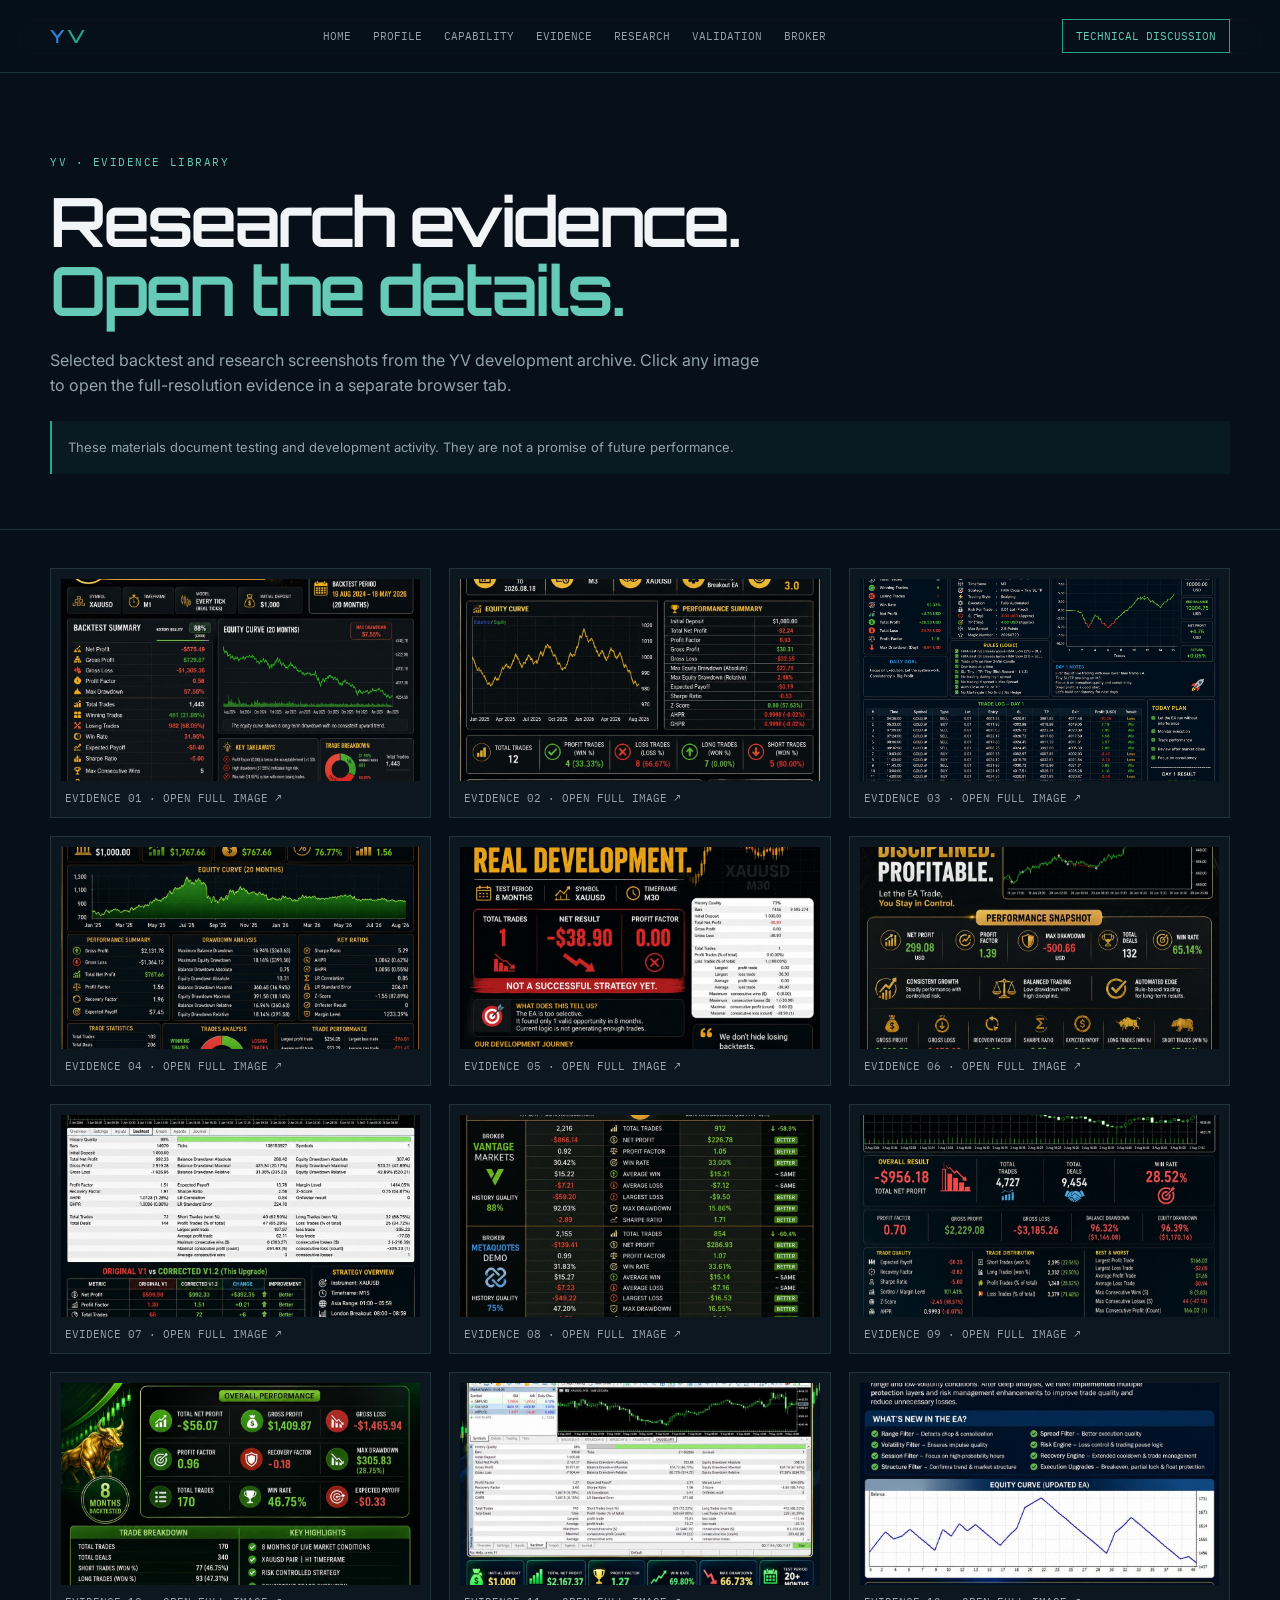
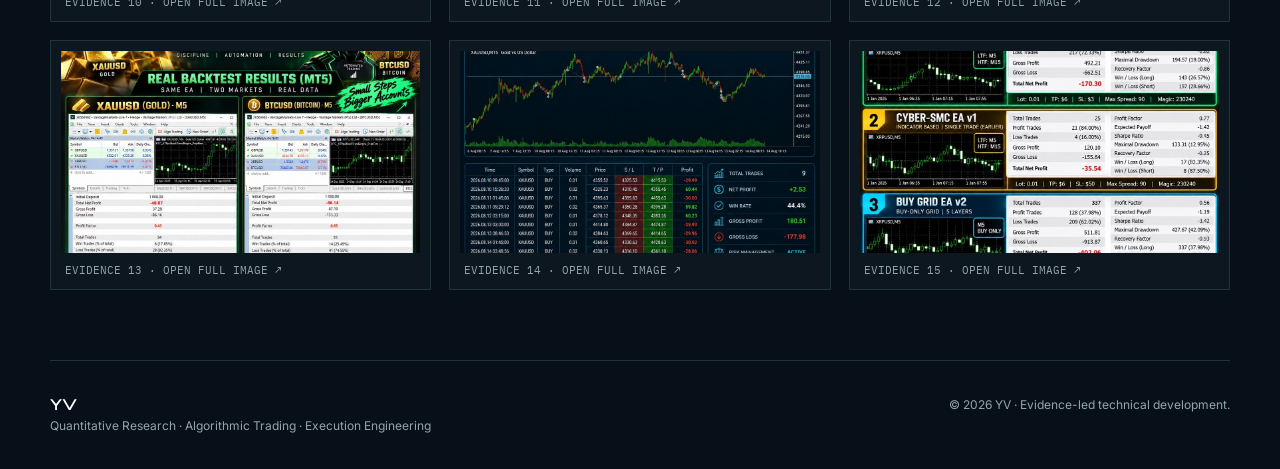
<file: evidence.html>
<!doctype html>
<html lang="en">
<head>
<meta charset="utf-8">
<meta name="viewport" content="width=device-width,initial-scale=1">
<title>YV — Evidence Library</title>
<meta name="description" content="YV — Evidence Library: selected backtest and research evidence.">
<link rel="preconnect" href="https://fonts.googleapis.com">
<link rel="preconnect" href="https://fonts.gstatic.com" crossorigin>
<link href="https://fonts.googleapis.com/css2?family=Orbitron:wght@400;500;600;700&family=Inter:wght@400;500;600&family=IBM+Plex+Mono:wght@400;500&display=swap" rel="stylesheet">
<style>
:root{--bg:#071019;--panel:#0d1720;--line:#20343a;--text:#f2f5f8;--muted:#93a5a8;--blue:#2f7fd8;--teal:#25a58d;--max:1180px}
*{box-sizing:border-box;margin:0;padding:0}
html{scroll-behavior:smooth}
body{background:var(--bg);color:var(--text);font-family:Inter,Arial,sans-serif;line-height:1.6}
a{color:inherit;text-decoration:none}
.wrap{width:min(calc(100% - 48px),var(--max));margin:auto}
.brand{font:600 18px Orbitron;letter-spacing:.12em}
.brand .y{color:var(--blue)}
.brand .v{color:var(--teal)}
header{position:sticky;top:0;z-index:10;background:rgba(7,16,25,.94);backdrop-filter:blur(14px);border-bottom:1px solid var(--line)}
nav{min-height:72px;display:flex;align-items:center;justify-content:space-between}
.nav{display:flex;gap:22px;color:var(--muted);font:11px "IBM Plex Mono"}
.nav a:hover{color:white}
.navbtn{border:1px solid var(--teal);color:#65cbb8;padding:9px 13px;font:11px "IBM Plex Mono"}
.hero{padding:82px 0 55px;border-bottom:1px solid var(--line)}
.kicker{color:#65cbb8;font:11px "IBM Plex Mono";letter-spacing:.14em;margin-bottom:18px}
h1{font:600 clamp(38px,6vw,68px) Orbitron;line-height:1.02;letter-spacing:-.045em}
h1 em{color:#65cbb8;font-style:normal}
.lead{max-width:720px;color:var(--muted);font-size:16px;margin:22px 0}
.note{margin-top:20px;border-left:2px solid var(--teal);background:rgba(37,165,141,.07);padding:16px;color:var(--muted);font-size:13px}
.evidence-grid{display:grid;grid-template-columns:repeat(3,1fr);gap:18px;padding:38px 0 70px}
.evidence-item{background:var(--panel);border:1px solid var(--line);padding:10px;transition:transform .18s ease,border-color .18s ease}
.evidence-item:hover{transform:translateY(-3px);border-color:var(--teal)}
.evidence-item img{display:block;width:100%;height:auto;aspect-ratio:16/9;object-fit:cover;background:#05090d}
.evidence-item p{padding:10px 4px 2px;color:var(--muted);font:11px "IBM Plex Mono"}
.footer{padding:34px 0;display:flex;justify-content:space-between;gap:20px;color:var(--muted);font-size:12px;border-top:1px solid var(--line)}
.footer strong{font:600 15px Orbitron;color:white}
@media(max-width:850px){.nav{display:none}.evidence-grid{grid-template-columns:repeat(2,1fr)}}
@media(max-width:600px){.wrap{width:min(calc(100% - 32px),var(--max))}.evidence-grid{grid-template-columns:1fr}.footer{flex-direction:column}}
</style>
</head>
<body>
<header><div class="wrap"><nav>
<a class="brand" href="index.html"><span class="y">Y</span><span class="v">V</span></a>
<div class="nav"><a href="index.html">HOME</a><a href="index.html#s01">PROFILE</a><a href="index.html#s03">CAPABILITY</a><a href="evidence.html">EVIDENCE</a><a href="index.html#s11">RESEARCH</a><a href="index.html#s16">VALIDATION</a><a href="index.html#s20">BROKER</a></div>
<a class="navbtn" href="index.html#s28">TECHNICAL DISCUSSION</a>
</nav></div></header>

<main>
<section class="hero"><div class="wrap">
<div class="kicker">YV · EVIDENCE LIBRARY</div>
<h1>Research evidence.<br><em>Open the details.</em></h1>
<p class="lead">Selected backtest and research screenshots from the YV development archive. Click any image to open the full-resolution evidence in a separate browser tab.</p>
<div class="note">These materials document testing and development activity. They are not a promise of future performance.</div>
</div></section>

<div class="wrap">
<div class="evidence-grid">
<a class="evidence-item" href="assets/evidence/evidence-01.jpg" target="_blank" rel="noopener"><img src="assets/evidence/evidence-01.jpg" alt="YV evidence 01"><p>EVIDENCE 01 · OPEN FULL IMAGE ↗</p></a>
<a class="evidence-item" href="assets/evidence/evidence-02.jpg" target="_blank" rel="noopener"><img src="assets/evidence/evidence-02.jpg" alt="YV evidence 02"><p>EVIDENCE 02 · OPEN FULL IMAGE ↗</p></a>
<a class="evidence-item" href="assets/evidence/evidence-03.jpg" target="_blank" rel="noopener"><img src="assets/evidence/evidence-03.jpg" alt="YV evidence 03"><p>EVIDENCE 03 · OPEN FULL IMAGE ↗</p></a>
<a class="evidence-item" href="assets/evidence/evidence-04.jpg" target="_blank" rel="noopener"><img src="assets/evidence/evidence-04.jpg" alt="YV evidence 04"><p>EVIDENCE 04 · OPEN FULL IMAGE ↗</p></a>
<a class="evidence-item" href="assets/evidence/evidence-05.jpg" target="_blank" rel="noopener"><img src="assets/evidence/evidence-05.jpg" alt="YV evidence 05"><p>EVIDENCE 05 · OPEN FULL IMAGE ↗</p></a>
<a class="evidence-item" href="assets/evidence/evidence-06.jpg" target="_blank" rel="noopener"><img src="assets/evidence/evidence-06.jpg" alt="YV evidence 06"><p>EVIDENCE 06 · OPEN FULL IMAGE ↗</p></a>
<a class="evidence-item" href="assets/evidence/evidence-07.jpg" target="_blank" rel="noopener"><img src="assets/evidence/evidence-07.jpg" alt="YV evidence 07"><p>EVIDENCE 07 · OPEN FULL IMAGE ↗</p></a>
<a class="evidence-item" href="assets/evidence/evidence-08.jpg" target="_blank" rel="noopener"><img src="assets/evidence/evidence-08.jpg" alt="YV evidence 08"><p>EVIDENCE 08 · OPEN FULL IMAGE ↗</p></a>
<a class="evidence-item" href="assets/evidence/evidence-09.jpg" target="_blank" rel="noopener"><img src="assets/evidence/evidence-09.jpg" alt="YV evidence 09"><p>EVIDENCE 09 · OPEN FULL IMAGE ↗</p></a>
<a class="evidence-item" href="assets/evidence/evidence-10.jpg" target="_blank" rel="noopener"><img src="assets/evidence/evidence-10.jpg" alt="YV evidence 10"><p>EVIDENCE 10 · OPEN FULL IMAGE ↗</p></a>
<a class="evidence-item" href="assets/evidence/evidence-11.jpg" target="_blank" rel="noopener"><img src="assets/evidence/evidence-11.jpg" alt="YV evidence 11"><p>EVIDENCE 11 · OPEN FULL IMAGE ↗</p></a>
<a class="evidence-item" href="assets/evidence/evidence-12.jpg" target="_blank" rel="noopener"><img src="assets/evidence/evidence-12.jpg" alt="YV evidence 12"><p>EVIDENCE 12 · OPEN FULL IMAGE ↗</p></a>
<a class="evidence-item" href="assets/evidence/evidence-13.jpg" target="_blank" rel="noopener"><img src="assets/evidence/evidence-13.jpg" alt="YV evidence 13"><p>EVIDENCE 13 · OPEN FULL IMAGE ↗</p></a>
<a class="evidence-item" href="assets/evidence/evidence-14.jpg" target="_blank" rel="noopener"><img src="assets/evidence/evidence-14.jpg" alt="YV evidence 14"><p>EVIDENCE 14 · OPEN FULL IMAGE ↗</p></a>
<a class="evidence-item" href="assets/evidence/evidence-15.jpg" target="_blank" rel="noopener"><img src="assets/evidence/evidence-15.jpg" alt="YV evidence 15"><p>EVIDENCE 15 · OPEN FULL IMAGE ↗</p></a>
</div>
</div>
</main>

<footer><div class="wrap footer"><div><strong>YV</strong><br>Quantitative Research · Algorithmic Trading · Execution Engineering</div><div>© 2026 YV · Evidence-led technical development.</div></div></footer>
</body>
</html>
</file>
